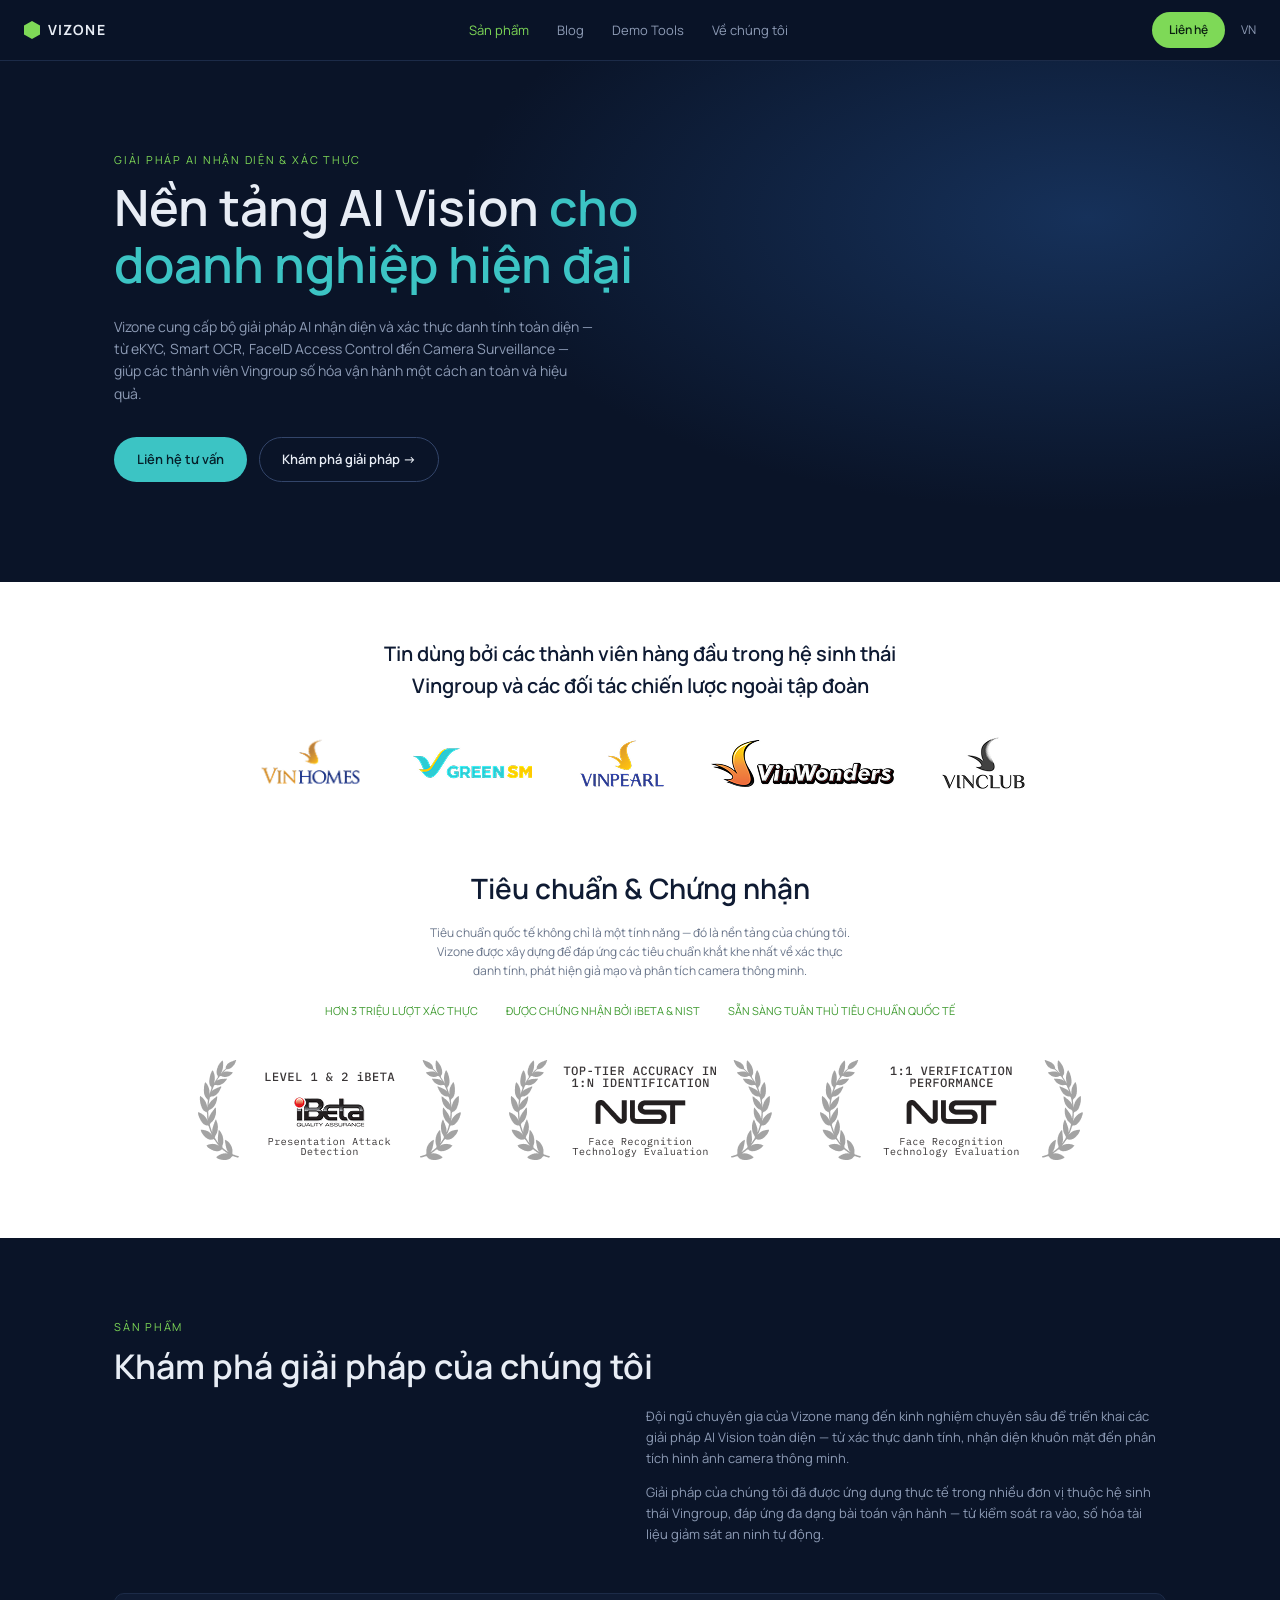
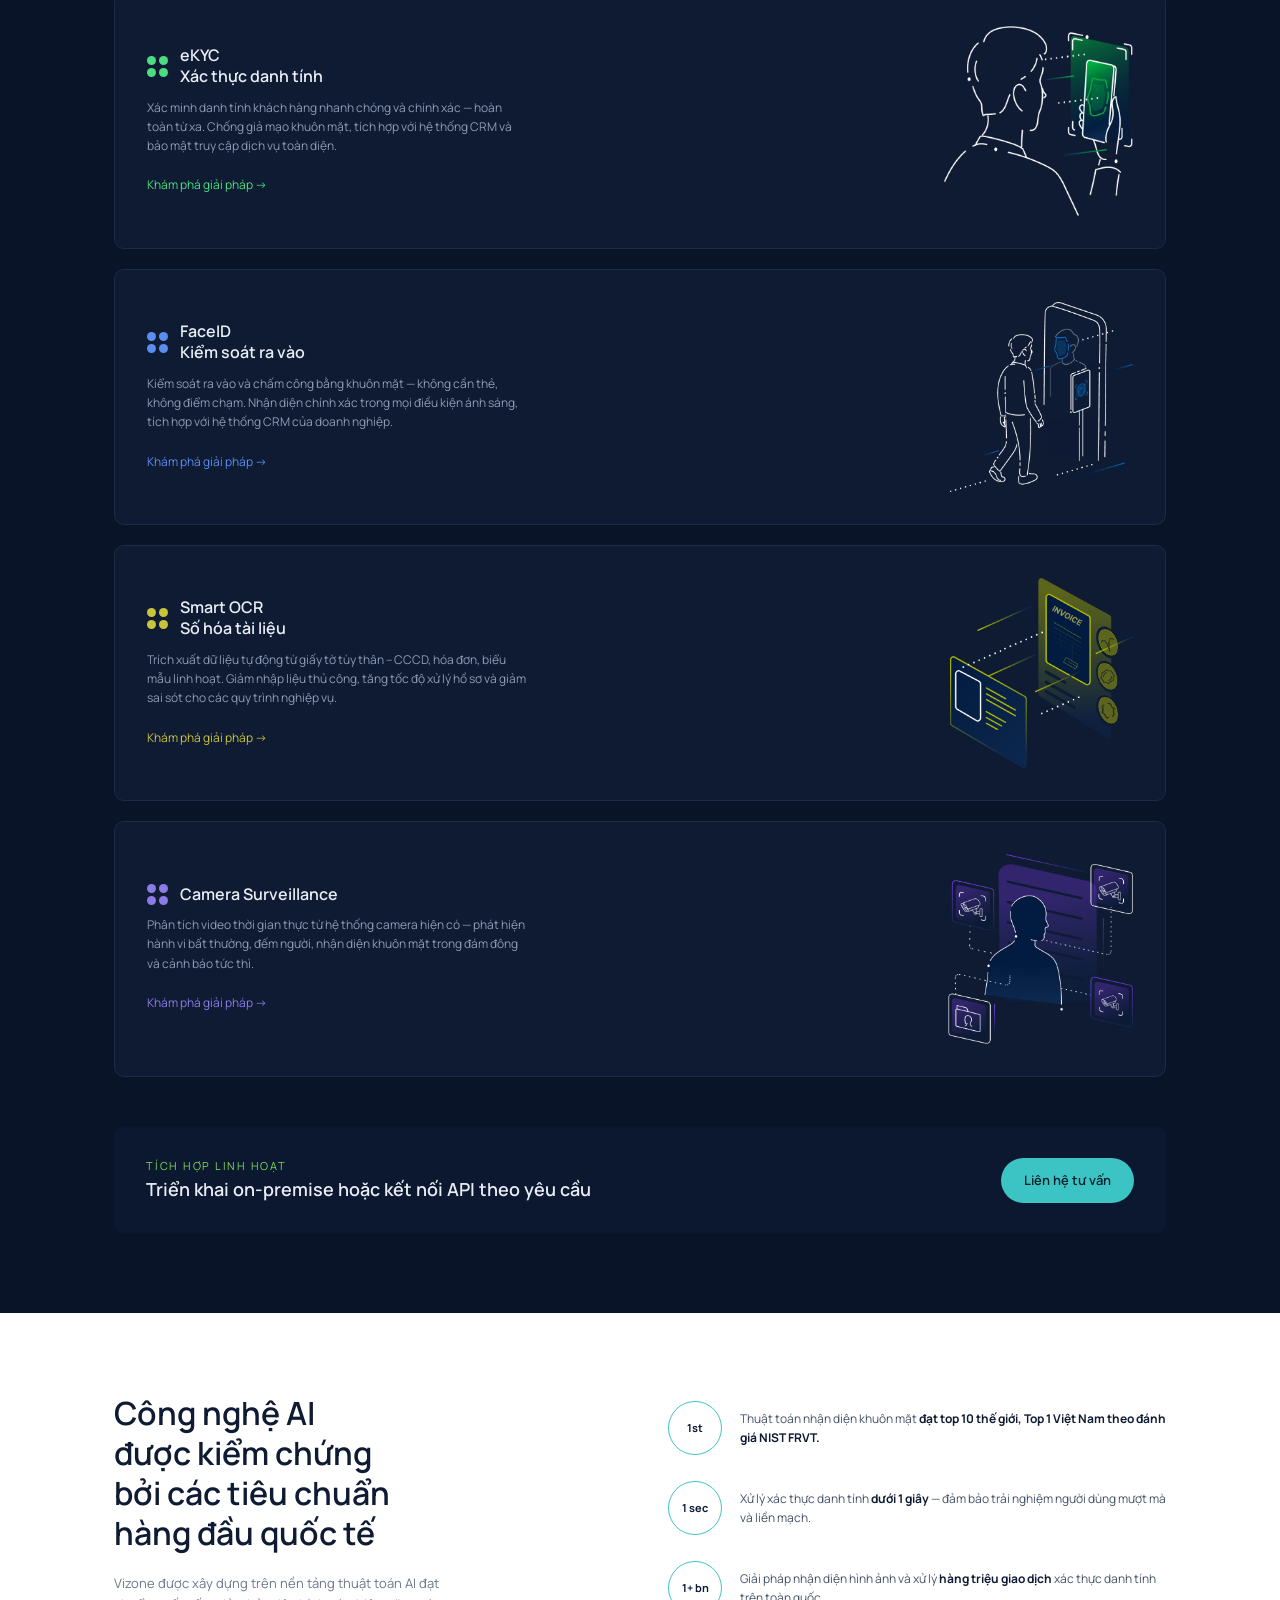
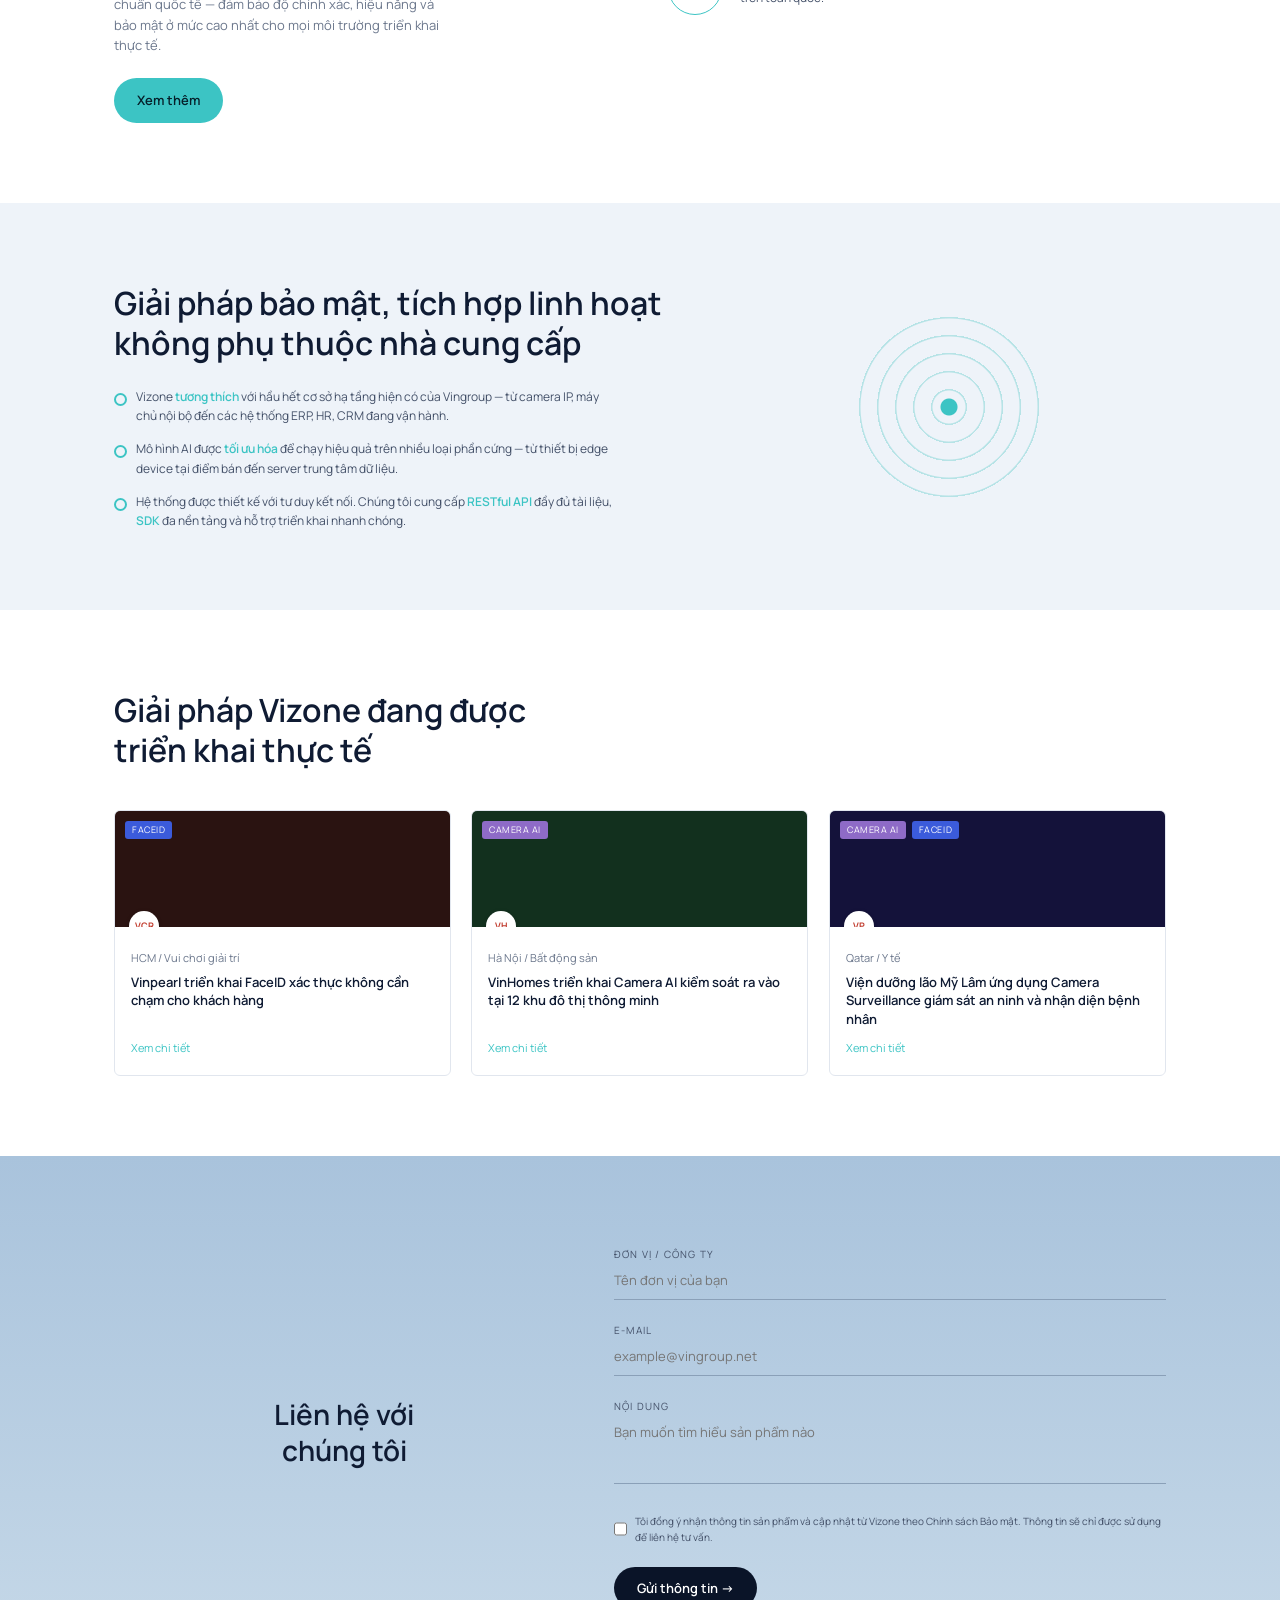
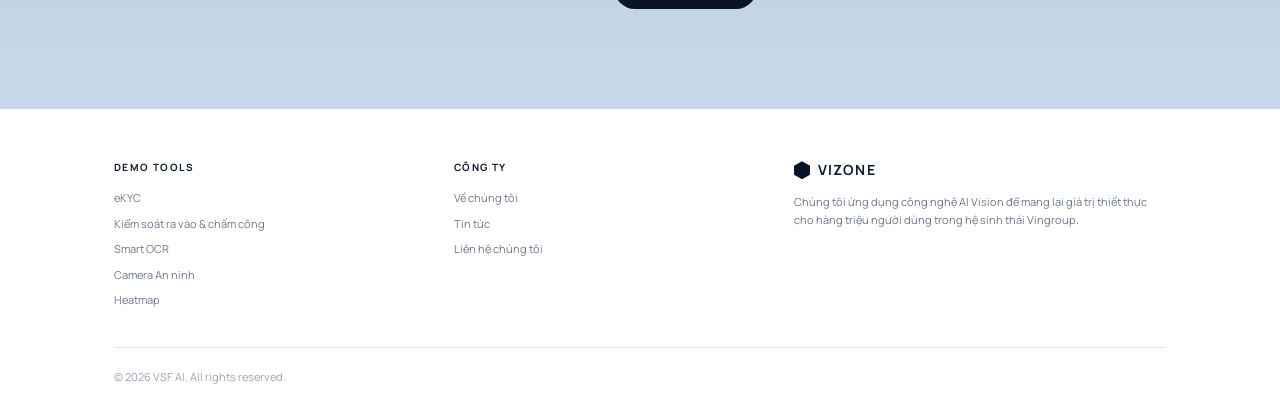
<file: index.html>
<!DOCTYPE html>
<html lang="vi">
<head>
<meta charset="UTF-8"><meta name="viewport" content="width=device-width, initial-scale=1">
<title>Vizone – Nền tảng AI Vision cho doanh nghiệp hiện đại</title>
<meta name="description" content="Vizone cung cấp bộ giải pháp AI nhận diện và xác thực danh tính: eKYC, Smart OCR, FaceID Access Control, Camera Surveillance.">
<link href="https://fonts.googleapis.com/css2?family=Manrope:wght@400;500;600;700&display=swap" rel="stylesheet">
<link rel="stylesheet" href="assets/style.css">
<script>if('IntersectionObserver' in window&&!matchMedia('(prefers-reduced-motion:reduce)').matches)document.documentElement.classList.add('js')</script>
</head>
<body data-page="home">
<header></header>

<section class="hero"><div class="wrap">
  <div>
    <span class="eyebrow g">Giải pháp AI nhận diện &amp; xác thực</span>
    <h1>Nền tảng AI Vision <span>cho doanh nghiệp hiện đại</span></h1>
    <p>Vizone cung cấp bộ giải pháp AI nhận diện và xác thực danh tính toàn diện — từ eKYC, Smart OCR, FaceID Access Control đến Camera Surveillance — giúp các thành viên Vingroup số hóa vận hành một cách an toàn và hiệu quả.</p>
    <div class="btns"><a class="btn btn-teal" href="#lien-he">Liên hệ tư vấn</a><a class="btn btn-ghost" href="#giai-phap">Khám phá giải pháp →</a></div>
  </div>
</div></section>

<section class="white trust"><div class="wrap">
  <h2>Tin dùng bởi các thành viên hàng đầu trong hệ sinh thái Vingroup và các đối tác chiến lược ngoài tập đoàn</h2>
  <div class="logos">
    <img src="images/logo-vinhomes.png" alt="VinHomes">
    <img src="images/logo-greenSM.png" alt="GreenSM">
    <img src="images/logo-vinpearl.png" alt="Vinpearl">
    <img src="images/logo-vinwonder.png" alt="VinWonders">
    <img src="images/logo-vinclub.png" alt="VinClub">
  </div>
</div></section>

<section class="white std"><div class="wrap">
  <h2>Tiêu chuẩn &amp; Chứng nhận</h2>
  <p class="s">Tiêu chuẩn quốc tế không chỉ là một tính năng — đó là nền tảng của chúng tôi. Vizone được xây dựng để đáp ứng các tiêu chuẩn khắt khe nhất về xác thực danh tính, phát hiện giả mạo và phân tích camera thông minh.</p>
  <div class="ticks"><span>HƠN 3 TRIỆU LƯỢT XÁC THỰC</span><span>ĐƯỢC CHỨNG NHẬN BỞI iBETA &amp; NIST</span><span>SẴN SÀNG TUÂN THỦ TIÊU CHUẨN QUỐC TẾ</span></div>
  <div class="badges">
    <img src="images/Certificate-ibeta12.png" alt="iBeta Level 1 &amp; 2 – Presentation Attack Detection">
    <img src="images/Certificate-nist1n.png" alt="NIST – Top-tier accuracy in 1:N identification">
    <img src="images/Certificate-nist11.png" alt="NIST – 1:1 verification performance">
  </div>
</div></section>

<section class="sec dark" id="giai-phap"><div class="wrap">
  <span class="eyebrow g">Sản phẩm</span>
  <h2 class="t" style="font-size:34px">Khám phá giải pháp của chúng tôi</h2>
  <div style="margin:18px 0 48px auto;max-width:520px;color:var(--muted);font-size:13px;display:grid;gap:14px">
    <p>Đội ngũ chuyên gia của Vizone mang đến kinh nghiệm chuyên sâu để triển khai các giải pháp AI Vision toàn diện — từ xác thực danh tính, nhận diện khuôn mặt đến phân tích hình ảnh camera thông minh.</p>
    <p>Giải pháp của chúng tôi đã được ứng dụng thực tế trong nhiều đơn vị thuộc hệ sinh thái Vingroup, đáp ứng đa dạng bài toán vận hành — từ kiểm soát ra vào, số hóa tài liệu giảm sát an ninh tự động.</p>
  </div>
  <div class="pcard" style="--c:#4ade80"><div><h3><span class="dots"><i></i><i></i><i></i><i></i></span>eKYC<br>Xác thực danh tính</h3><p>Xác minh danh tính khách hàng nhanh chóng và chính xác — hoàn toàn từ xa. Chống giả mạo khuôn mặt, tích hợp với hệ thống CRM và bảo mật truy cập dịch vụ toàn diện.</p><a href="ekyc.html">Khám phá giải pháp →</a></div><div class="art" style="--c:#4ade80"><img src="images/case-ekyc.png" alt="eKYC – Xác thực danh tính"></div></div>
  <div class="pcard" style="--c:#5b8def"><div><h3><span class="dots"><i></i><i></i><i></i><i></i></span>FaceID<br>Kiểm soát ra vào</h3><p>Kiểm soát ra vào và chấm công bằng khuôn mặt — không cần thẻ, không điểm chạm. Nhận diện chính xác trong mọi điều kiện ánh sáng, tích hợp với hệ thống CRM của doanh nghiệp.</p><a href="faceid.html">Khám phá giải pháp →</a></div><div class="art" style="--c:#5b8def"><img src="images/case-faceid.png" alt="FaceID – Kiểm soát ra vào"></div></div>
  <div class="pcard" style="--c:#c9c43a"><div><h3><span class="dots"><i></i><i></i><i></i><i></i></span>Smart OCR<br>Số hóa tài liệu</h3><p>Trích xuất dữ liệu tự động từ giấy tờ tùy thân – CCCD, hóa đơn, biểu mẫu linh hoạt. Giảm nhập liệu thủ công, tăng tốc độ xử lý hồ sơ và giảm sai sót cho các quy trình nghiệp vụ.</p><a href="smart-ocr.html">Khám phá giải pháp →</a></div><div class="art" style="--c:#c9c43a"><img src="images/case-ocr.png" alt="Smart OCR – Số hóa tài liệu"></div></div>
  <div class="pcard" style="--c:#8b7be8"><div><h3><span class="dots"><i></i><i></i><i></i><i></i></span>Camera Surveillance</h3><p>Phân tích video thời gian thực từ hệ thống camera hiện có — phát hiện hành vi bất thường, đếm người, nhận diện khuôn mặt trong đám đông và cảnh báo tức thì.</p><a href="camera-surveillance.html">Khám phá giải pháp →</a></div><div class="art" style="--c:#8b7be8"><img src="images/case-camera-ai.png" alt="Camera Surveillance"></div></div>
  <div class="flexbar"><div><span class="eyebrow g" style="margin:0">Tích hợp linh hoạt</span><b>Triển khai on-premise hoặc kết nối API theo yêu cầu</b></div><a class="btn btn-teal" href="#lien-he">Liên hệ tư vấn</a></div>
</div></section>

<section class="sec white"><div class="wrap split" style="align-items:start">
  <div><h2 class="t" style="max-width:280px">Công nghệ AI được kiểm chứng bởi các tiêu chuẩn hàng đầu quốc tế</h2><p class="lead" style="max-width:340px;margin:20px 0 22px">Vizone được xây dựng trên nền tảng thuật toán AI đạt chuẩn quốc tế — đảm bảo độ chính xác, hiệu năng và bảo mật ở mức cao nhất cho mọi môi trường triển khai thực tế.</p><a class="btn btn-teal" href="ekyc.html">Xem thêm</a></div>
  <div style="padding-top:8px">
    <div class="stat"><b>1st</b><span>Thuật toán nhận diện khuôn mặt <strong>đạt top 10 thế giới, Top 1 Việt Nam theo đánh giá NIST FRVT.</strong></span></div>
    <div class="stat"><b>1 sec</b><span>Xử lý xác thực danh tính <strong>dưới 1 giây</strong> — đảm bảo trải nghiệm người dùng mượt mà và liền mạch.</span></div>
    <div class="stat"><b>1+ bn</b><span>Giải pháp nhận diện hình ảnh và xử lý <strong>hàng triệu giao dịch</strong> xác thực danh tính trên toàn quốc.</span></div>
  </div>
</div></section>

<section class="sec pale"><div class="wrap split" style="grid-template-columns:1.3fr 1fr">
  <div><h2 class="t" style="margin-bottom:24px">Giải pháp bảo mật, tích hợp linh hoạt<br>không phụ thuộc nhà cung cấp</h2>
  <ul class="ilist">
    <li>Vizone <b>tương thích</b> với hầu hết cơ sở hạ tầng hiện có của Vingroup — từ camera IP, máy chủ nội bộ đến các hệ thống ERP, HR, CRM đang vận hành.</li>
    <li>Mô hình AI được <b>tối ưu hóa</b> để chạy hiệu quả trên nhiều loại phần cứng — từ thiết bị edge device tại điểm bán đến server trung tâm dữ liệu.</li>
    <li>Hệ thống được thiết kế với tư duy kết nối. Chúng tôi cung cấp <b>RESTful API</b> đầy đủ tài liệu, <b>SDK</b> đa nền tảng và hỗ trợ triển khai nhanh chóng.</li>
  </ul></div>
  <div class="rings" aria-hidden="true"></div>
</div></section>

<section class="sec white"><div class="wrap">
  <h2 class="t lh">Giải pháp Vizone đang được<br>triển khai thực tế</h2>
  <div class="cases" data-cases="home"></div>
</div></section>

<section class="contact" id="lien-he"></section>
<footer></footer>
<script src="assets/main.js"></script>
</body>
</html>
</file>
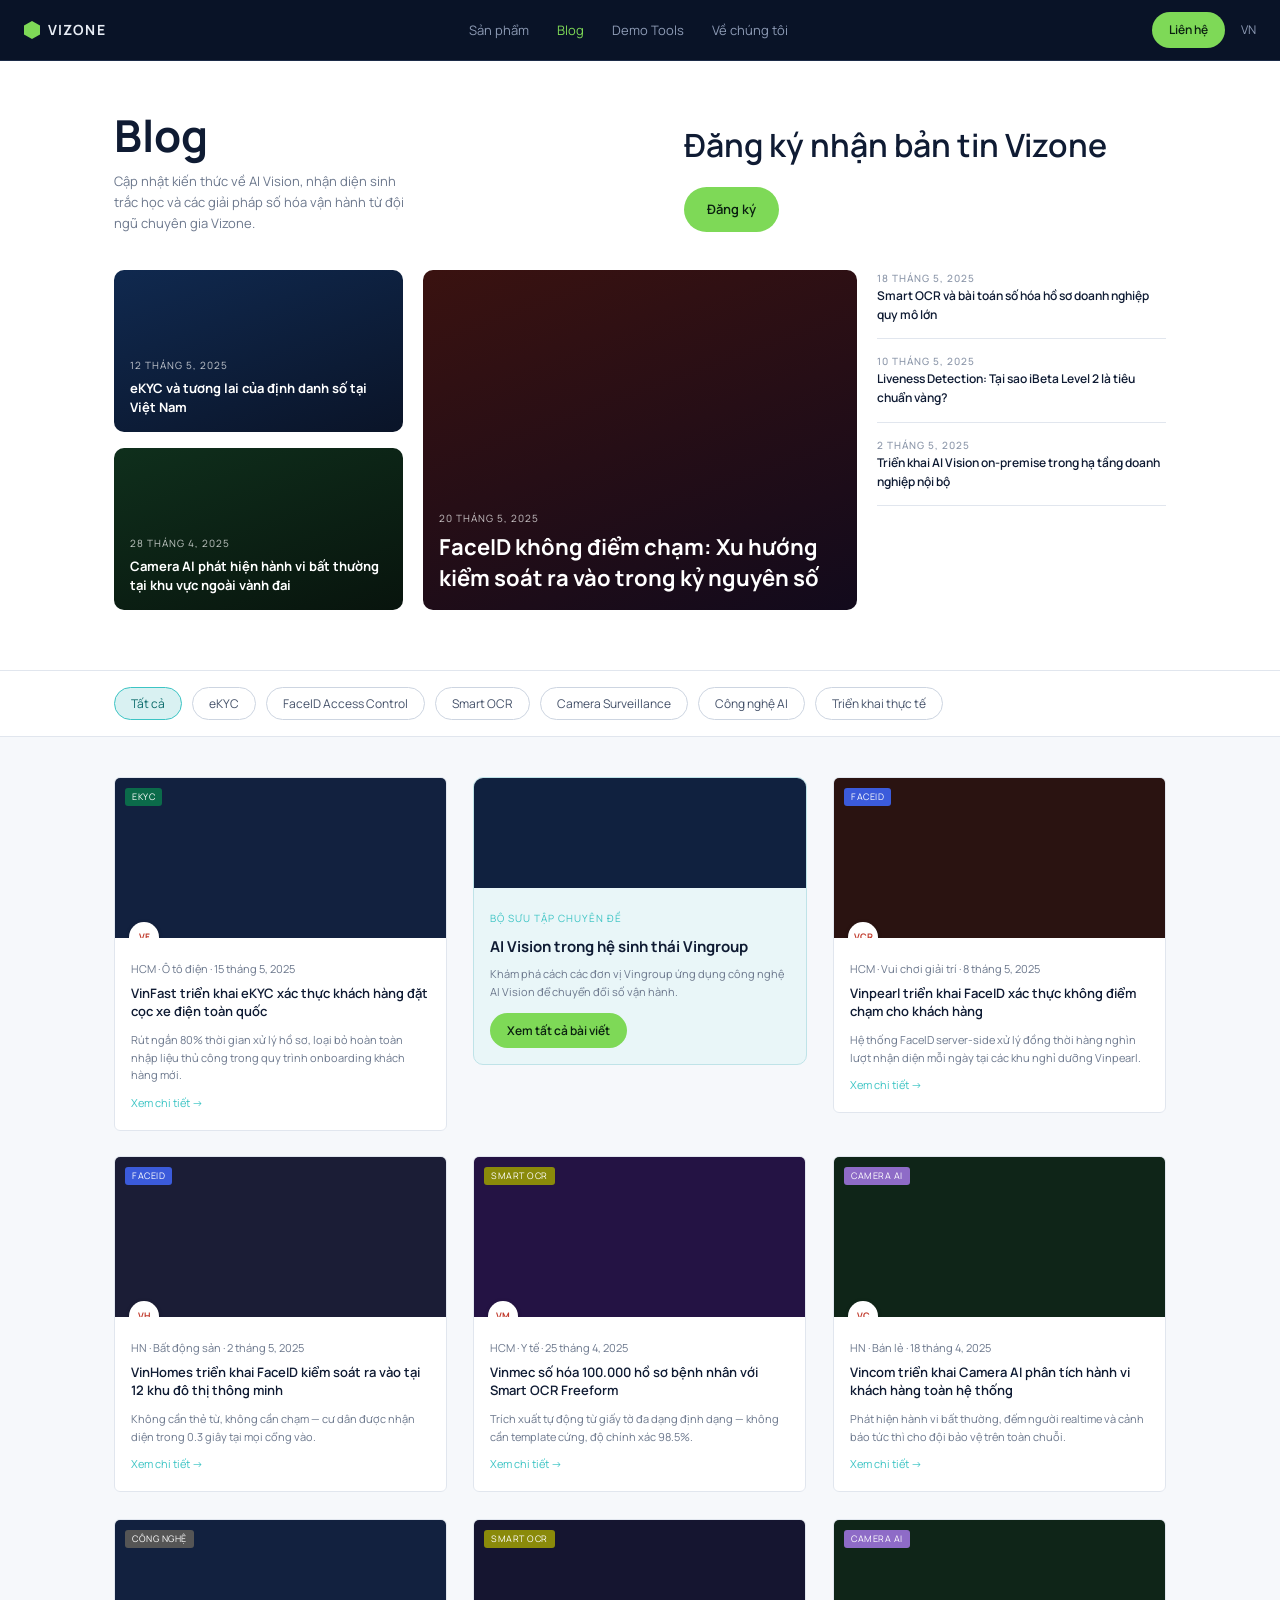
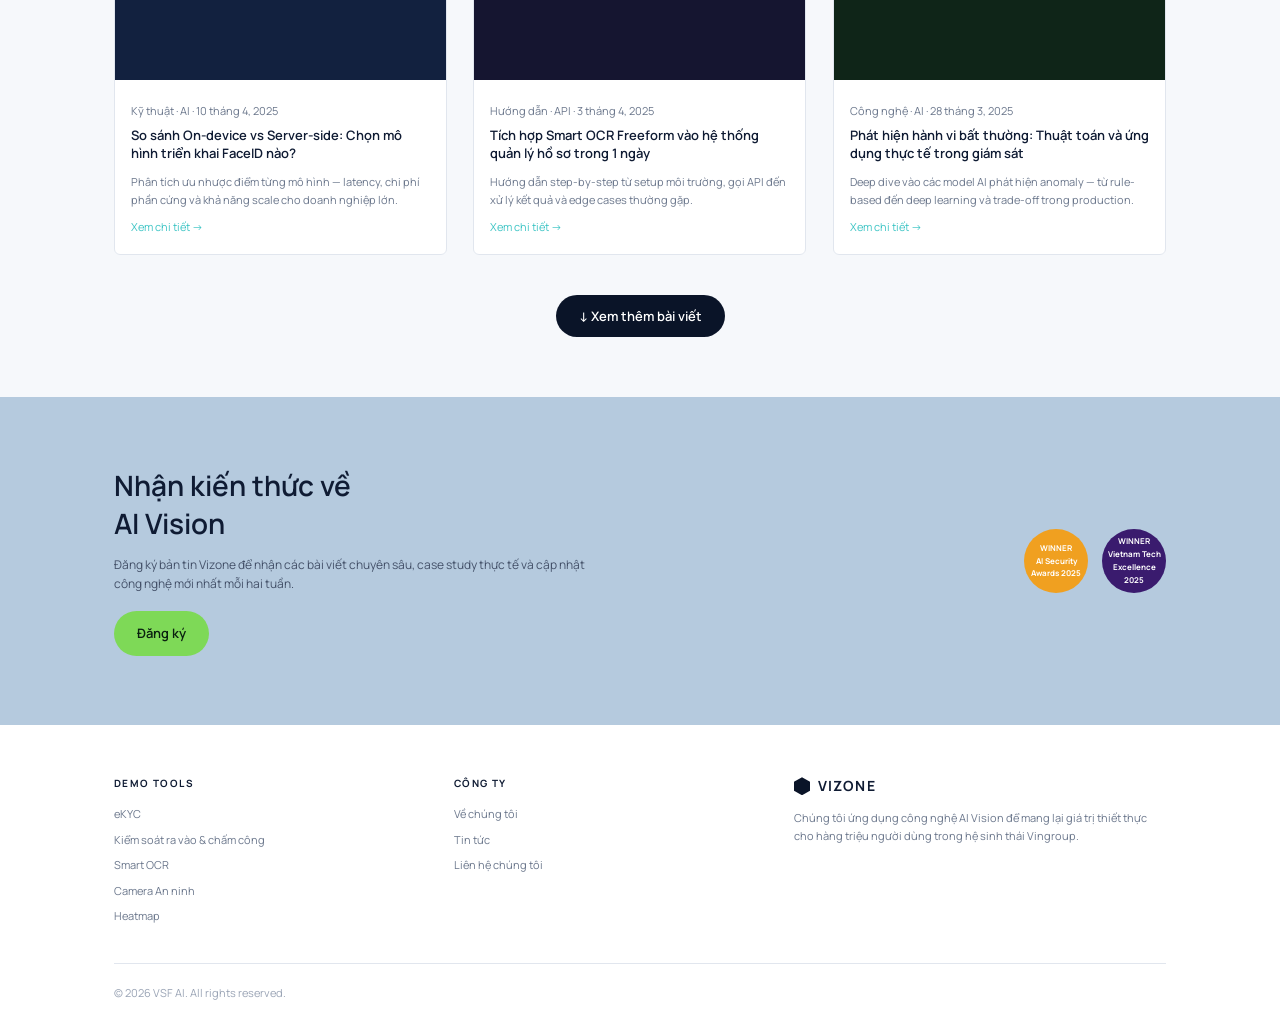
<file: blog.html>
<!DOCTYPE html>
<html lang="vi">
<head>
<meta charset="UTF-8"><meta name="viewport" content="width=device-width, initial-scale=1">
<title>Blog – Kiến thức AI Vision | Vizone</title>
<meta name="description" content="Cập nhật kiến thức về AI Vision, nhận diện sinh trắc học và các giải pháp số hóa vận hành từ đội ngũ chuyên gia Vizone.">
<link href="https://fonts.googleapis.com/css2?family=Manrope:wght@400;500;600;700&display=swap" rel="stylesheet">
<link rel="stylesheet" href="assets/style.css">
<script>if('IntersectionObserver' in window&&!matchMedia('(prefers-reduced-motion:reduce)').matches)document.documentElement.classList.add('js')</script>
</head>
<body data-page="blog">
<header></header>

<section class="white"><div class="wrap">
  <div class="bhead">
    <div><h1>Blog</h1><p class="lead" style="max-width:300px">Cập nhật kiến thức về AI Vision, nhận diện sinh trắc học và các giải pháp số hóa vận hành từ đội ngũ chuyên gia Vizone.</p></div>
    <div style="padding-top:14px"><h2 class="t" style="margin-bottom:22px">Đăng ký nhận bản tin Vizone</h2><a class="btn btn-green" href="index.html#lien-he">Đăng ký</a></div>
  </div>
  <div class="feat">
    <div class="fl">
      <a class="fcard" href="#" style="--bg:linear-gradient(160deg,#10294f,#0a1428)"><div><small>12 tháng 5, 2025</small><b>eKYC và tương lai của định danh số tại Việt Nam</b></div></a>
      <a class="fcard" href="#" style="--bg:linear-gradient(160deg,#0f2f1c,#08140d)"><div><small>28 tháng 4, 2025</small><b>Camera AI phát hiện hành vi bất thường tại khu vực ngoài vành đai</b></div></a>
    </div>
    <a class="fcard lg" href="#" style="--bg:linear-gradient(160deg,#3a1210,#120a1c);min-height:340px"><div><small>20 tháng 5, 2025</small><b>FaceID không điểm chạm: Xu hướng kiểm soát ra vào trong kỷ nguyên số</b></div></a>
    <div class="flist">
      <a href="#"><small>18 tháng 5, 2025</small>Smart OCR và bài toán số hóa hồ sơ doanh nghiệp quy mô lớn</a>
      <a href="#"><small>10 tháng 5, 2025</small>Liveness Detection: Tại sao iBeta Level 2 là tiêu chuẩn vàng?</a>
      <a href="#"><small>2 tháng 5, 2025</small>Triển khai AI Vision on-premise trong hạ tầng doanh nghiệp nội bộ</a>
    </div>
  </div>
</div></section>

<div class="fbar white"><div class="wrap" id="chips">
  <button class="chip on" data-f="ALL">Tất cả</button><button class="chip" data-f="EKYC">eKYC</button><button class="chip" data-f="FACEID">FaceID Access Control</button><button class="chip" data-f="OCR">Smart OCR</button><button class="chip" data-f="CAMERA">Camera Surveillance</button><button class="chip" data-f="TECH">Công nghệ AI</button><button class="chip" data-f="TT">Triển khai thực tế</button>
</div></div>

<section class="posts"><div class="wrap">
  <div class="pgrid" id="post-grid"></div>
  <div class="more-wrap"><button class="btn btn-dark">↓ Xem thêm bài viết</button></div>
</div></section>

<section class="nl"><div class="wrap">
  <div><h2>Nhận kiến thức về<br>AI Vision</h2><p>Đăng ký bản tin Vizone để nhận các bài viết chuyên sâu, case study thực tế và cập nhật công nghệ mới nhất mỗi hai tuần.</p><a class="btn btn-green" href="index.html#lien-he">Đăng ký</a></div>
  <div class="awards"><i>WINNER<br>AI Security<br>Awards 2025</i><i>WINNER<br>Vietnam Tech<br>Excellence 2025</i></div>
</div></section>

<footer></footer>
<script src="assets/main.js"></script>
</body>
</html>
</file>
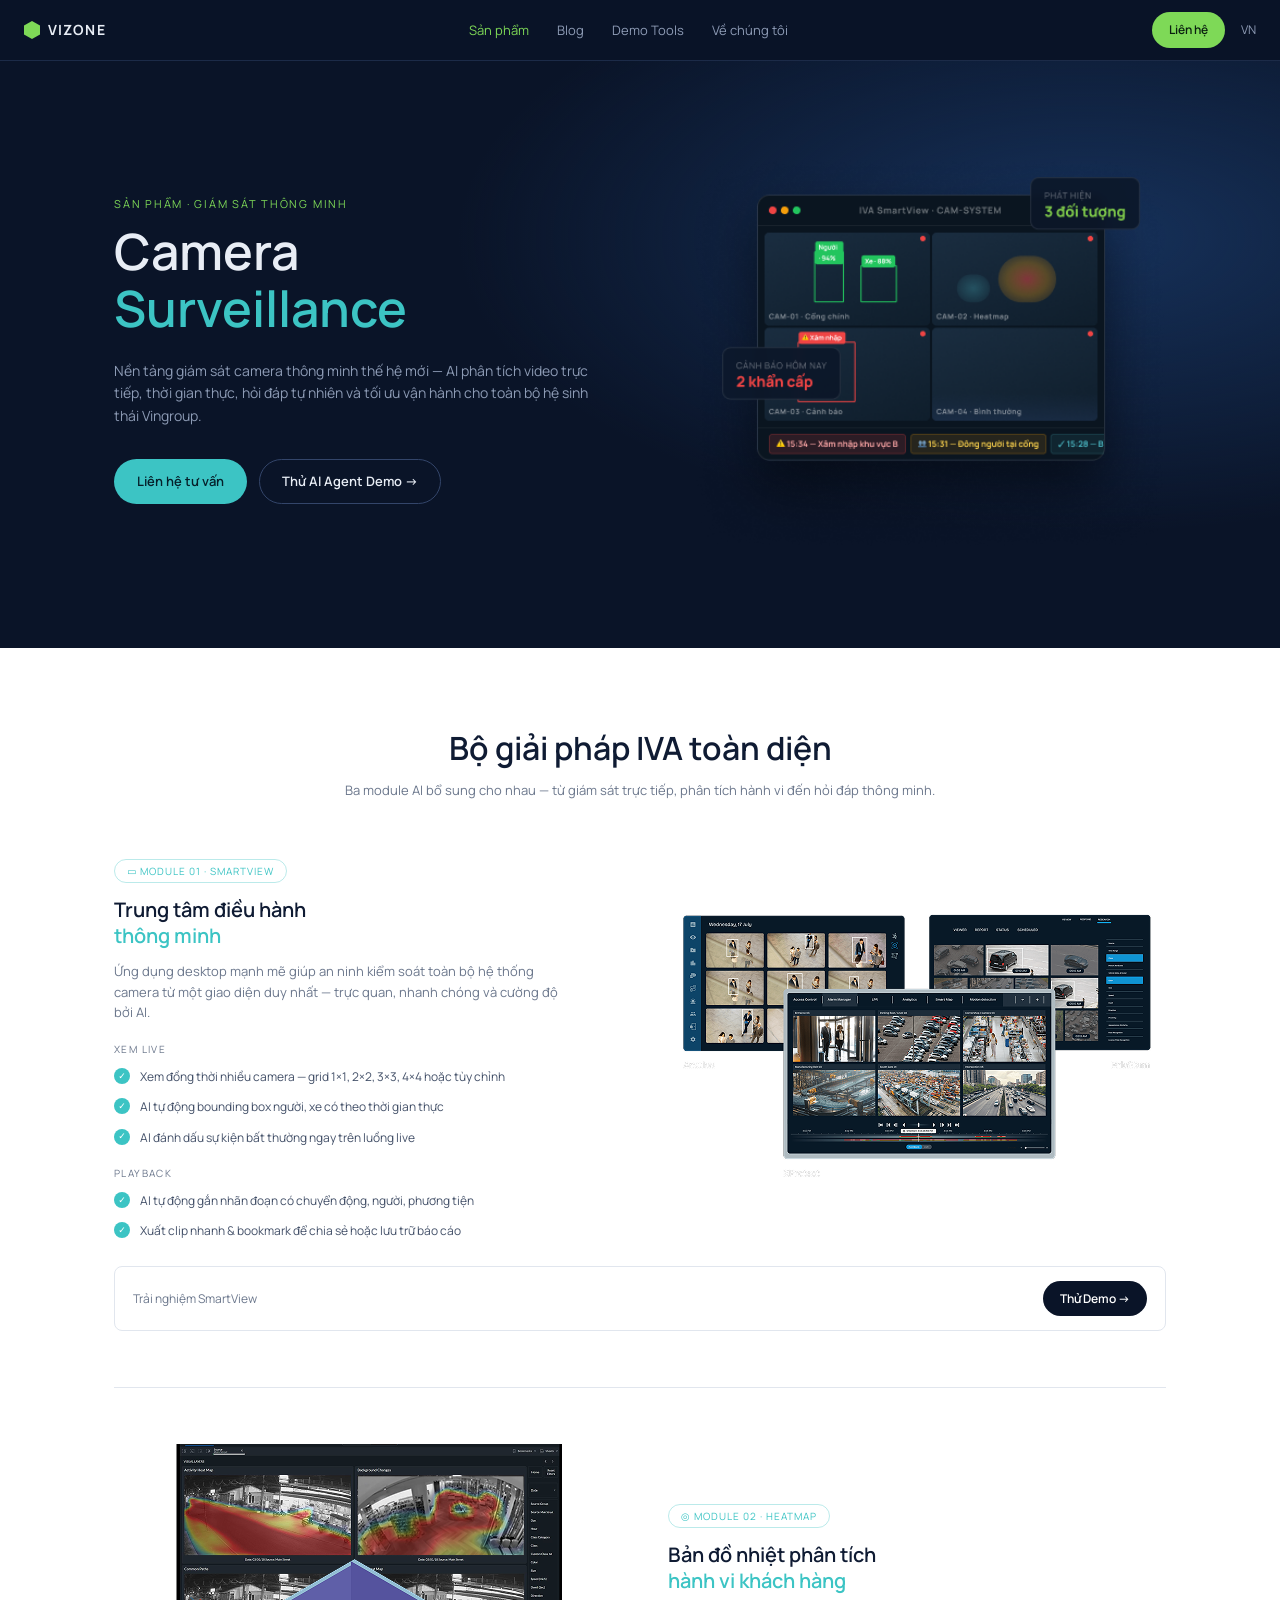
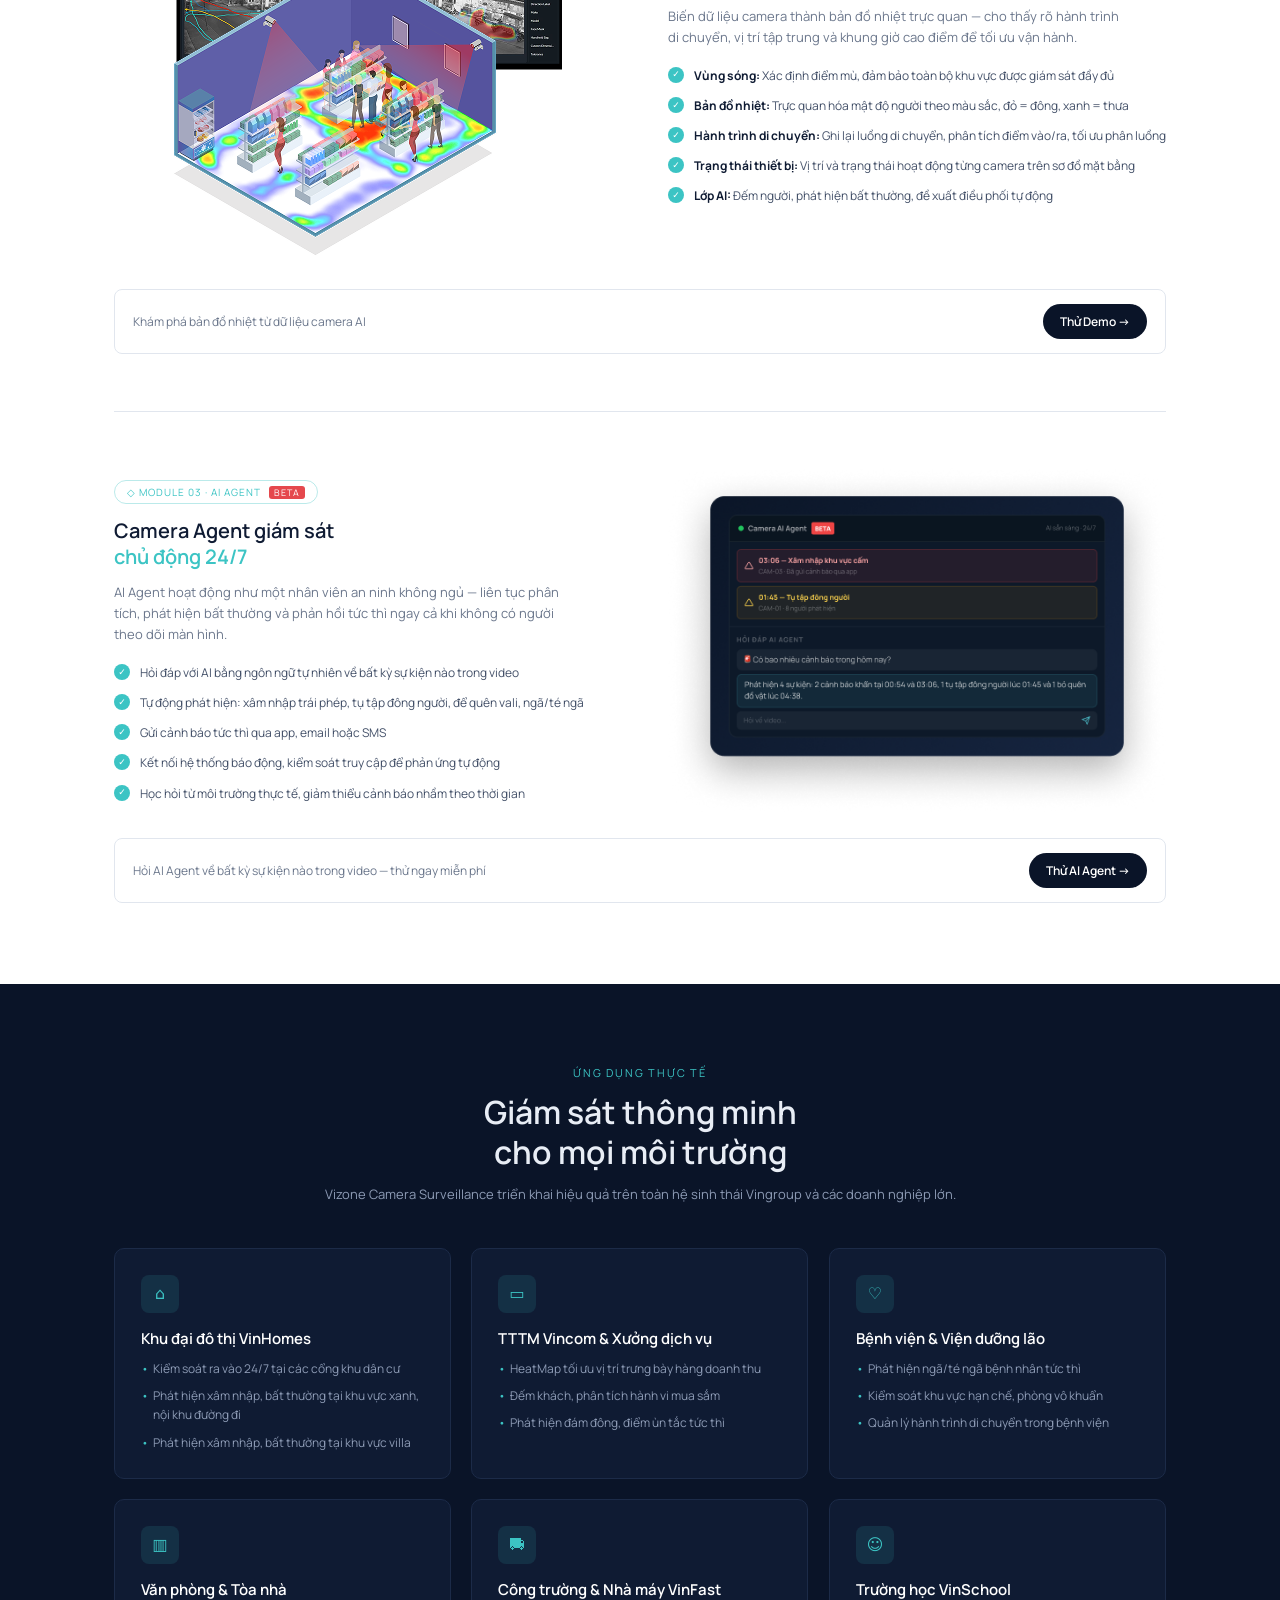
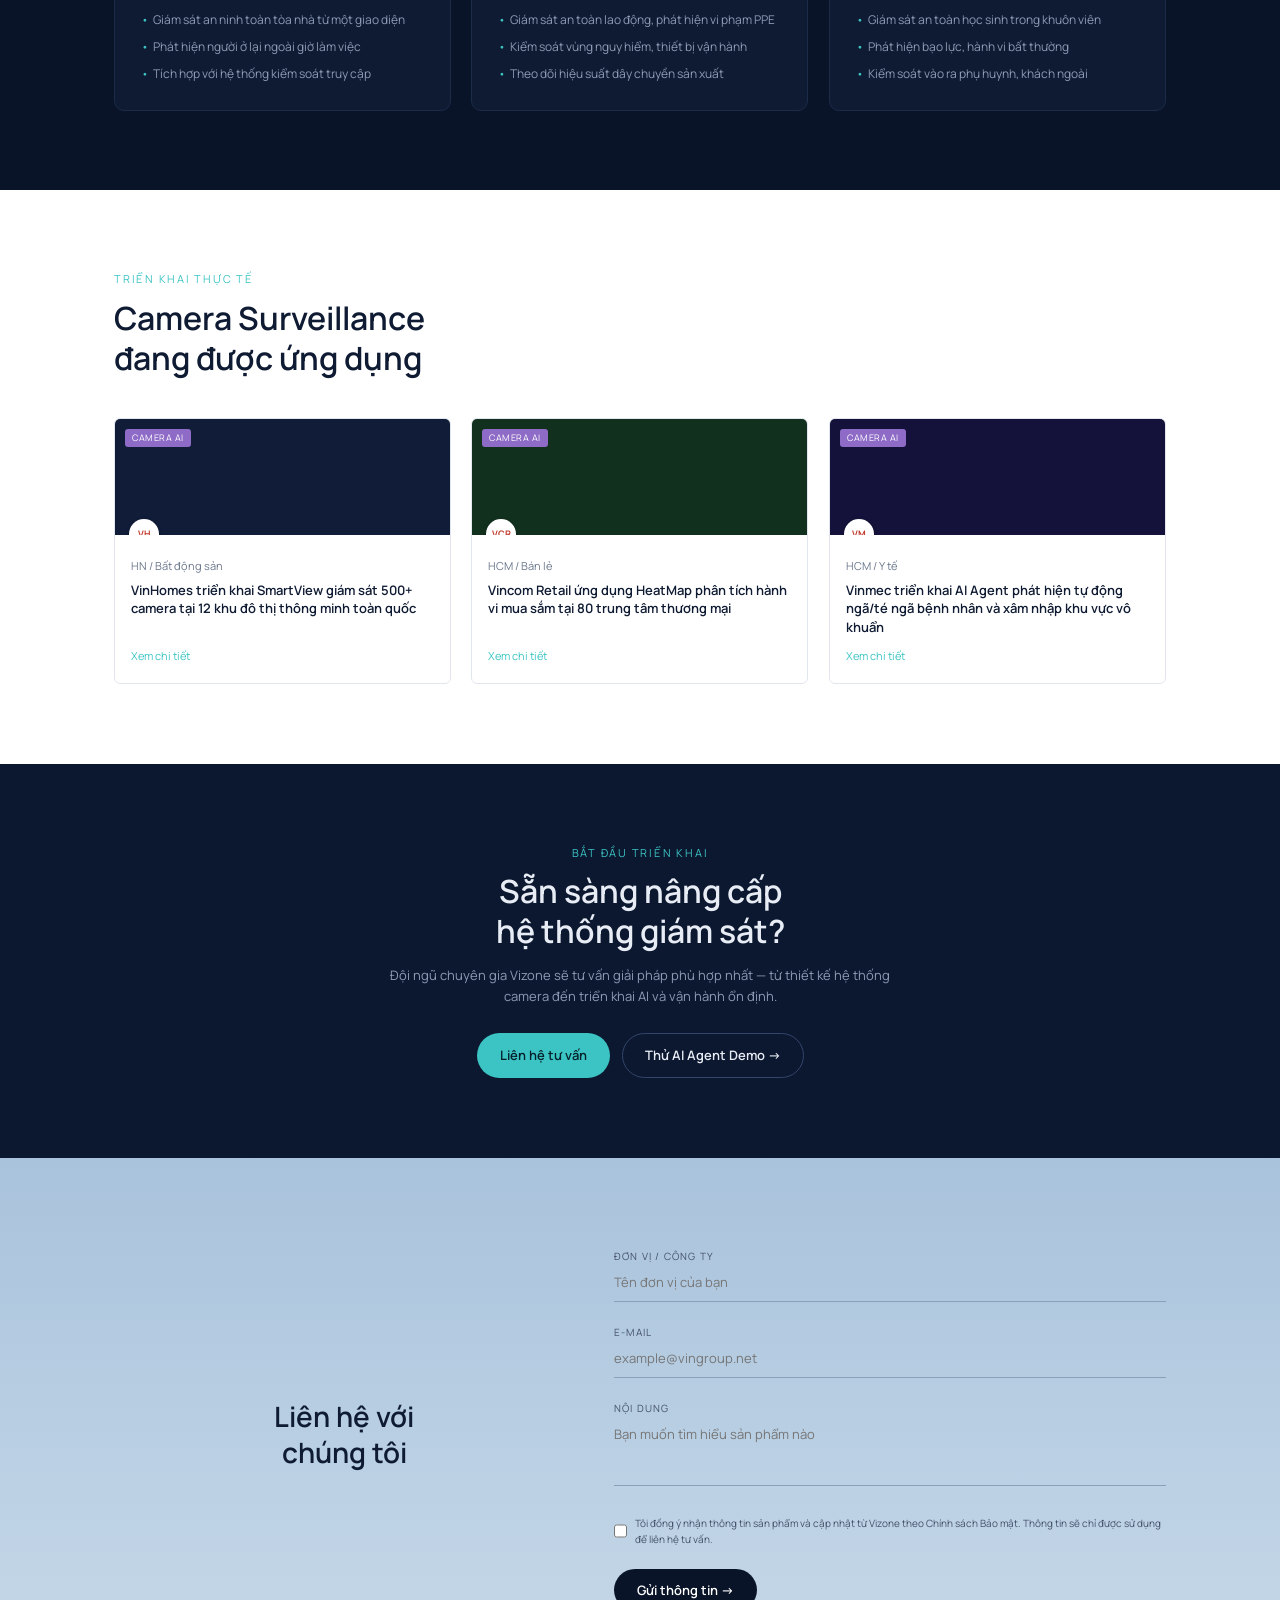
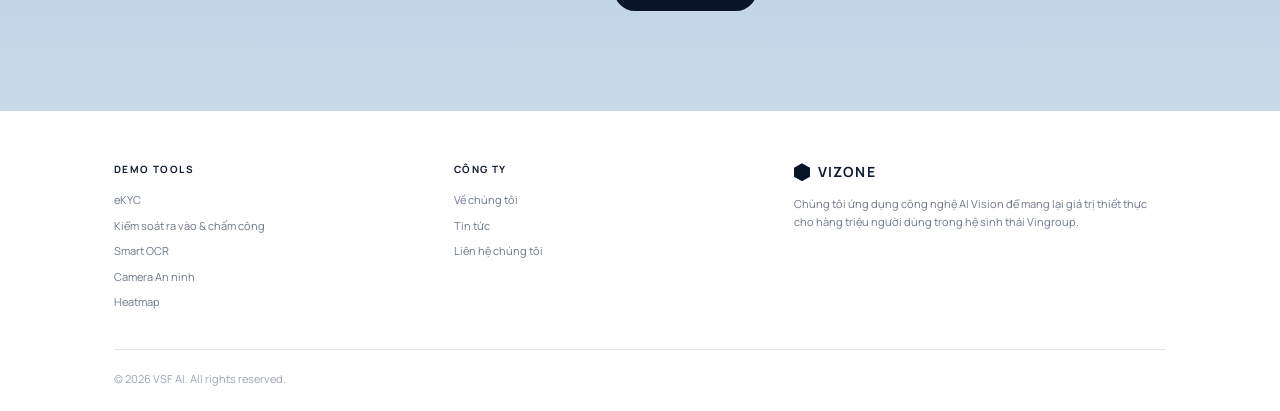
<file: camera-surveillance.html>
<!DOCTYPE html>
<html lang="vi">
<head>
<meta charset="UTF-8"><meta name="viewport" content="width=device-width, initial-scale=1">
<title>Camera Surveillance – Giám sát thông minh | Vizone</title>
<meta name="description" content="Vizone Camera Surveillance: SmartView, HeatMap và Camera AI Agent — giám sát camera thông minh bằng AI cho hệ sinh thái Vingroup.">
<link href="https://fonts.googleapis.com/css2?family=Manrope:wght@400;500;600;700&display=swap" rel="stylesheet">
<link rel="stylesheet" href="assets/style.css">
<script>if('IntersectionObserver' in window&&!matchMedia('(prefers-reduced-motion:reduce)').matches)document.documentElement.classList.add('js')</script>
</head>
<body data-page="camera">
<header></header>

<section class="hero"><div class="wrap">
  <div>
    <span class="eyebrow g">Sản phẩm · Giám sát thông minh</span>
    <h1>Camera<br><span>Surveillance</span></h1>
    <p>Nền tảng giám sát camera thông minh thế hệ mới — AI phân tích video trực tiếp, thời gian thực, hỏi đáp tự nhiên và tối ưu vận hành cho toàn bộ hệ sinh thái Vingroup.</p>
    <div class="btns"><a class="btn btn-teal" href="#lien-he">Liên hệ tư vấn</a><a class="btn btn-ghost" href="#module-3">Thử AI Agent Demo →</a></div>
  </div>
  <img class="hero-art" src="images/camera-hero.png" alt="IVA SmartView – Giám sát camera thông minh">
</div></section>

<section class="sec white"><div class="wrap">
  <div class="head" style="margin-bottom:56px"><h2 class="t">Bộ giải pháp IVA toàn diện</h2><p>Ba module AI bổ sung cho nhau — từ giám sát trực tiếp, phân tích hành vi đến hỏi đáp thông minh.</p></div>

  <div class="split">
    <div><span class="pill">▭ Module 01 · SmartView</span><h3 class="t">Trung tâm điều hành<br><span style="color:var(--teal)">thông minh</span></h3>
      <p class="lead" style="margin:12px 0 0">Ứng dụng desktop mạnh mẽ giúp an ninh kiểm soát toàn bộ hệ thống camera từ một giao diện duy nhất — trực quan, nhanh chóng và cường độ bởi AI.</p>
      <div class="sub">Xem live</div>
      <ul class="chk"><li>Xem đồng thời nhiều camera — grid 1×1, 2×2, 3×3, 4×4 hoặc tùy chỉnh</li><li>AI tự động bounding box người, xe có theo thời gian thực</li><li>AI đánh dấu sự kiện bất thường ngay trên luồng live</li></ul>
      <div class="sub">Playback</div>
      <ul class="chk"><li>AI tự động gắn nhãn đoạn có chuyển động, người, phương tiện</li><li>Xuất clip nhanh &amp; bookmark để chia sẻ hoặc lưu trữ báo cáo</li></ul></div>
    <div class="art"><img src="images/camera-trungtamdieuhanh.png" alt="Trung tâm điều hành thông minh SmartView"></div>
  </div>
  <div class="cta-bar"><span>Trải nghiệm SmartView</span><a class="btn btn-dark btn-sm" href="#">Thử Demo →</a></div>
  <hr class="sep">

  <div class="split">
    <div class="art"><img src="images/camera-heatmap.png" alt="Bản đồ nhiệt HeatMap phân tích hành vi khách hàng"></div>
    <div><span class="pill">◎ Module 02 · HeatMap</span><h3 class="t">Bản đồ nhiệt phân tích<br><span style="color:var(--teal)">hành vi khách hàng</span></h3>
      <p class="lead" style="margin:12px 0 18px">Biến dữ liệu camera thành bản đồ nhiệt trực quan — cho thấy rõ hành trình di chuyển, vị trí tập trung và khung giờ cao điểm để tối ưu vận hành.</p>
      <ul class="chk"><li><b>Vùng sóng:</b> Xác định điểm mù, đảm bảo toàn bộ khu vực được giám sát đầy đủ</li><li><b>Bản đồ nhiệt:</b> Trực quan hóa mật độ người theo màu sắc, đỏ = đông, xanh = thưa</li><li><b>Hành trình di chuyển:</b> Ghi lại luồng di chuyển, phân tích điểm vào/ra, tối ưu phân luồng</li><li><b>Trạng thái thiết bị:</b> Vị trí và trạng thái hoạt động từng camera trên sơ đồ mặt bằng</li><li><b>Lớp AI:</b> Đếm người, phát hiện bất thường, đề xuất điều phối tự động</li></ul></div>
  </div>
  <div class="cta-bar"><span>Khám phá bản đồ nhiệt từ dữ liệu camera AI</span><a class="btn btn-dark btn-sm" href="#">Thử Demo →</a></div>
  <hr class="sep" id="module-3">

  <div class="split">
    <div><span class="pill beta">◇ Module 03 · AI Agent</span><h3 class="t">Camera Agent giám sát<br><span style="color:var(--teal)">chủ động 24/7</span></h3>
      <p class="lead" style="margin:12px 0 18px">AI Agent hoạt động như một nhân viên an ninh không ngủ — liên tục phân tích, phát hiện bất thường và phản hồi tức thì ngay cả khi không có người theo dõi màn hình.</p>
      <ul class="chk"><li>Hỏi đáp với AI bằng ngôn ngữ tự nhiên về bất kỳ sự kiện nào trong video</li><li>Tự động phát hiện: xâm nhập trái phép, tụ tập đông người, để quên vali, ngã/té ngã</li><li>Gửi cảnh báo tức thì qua app, email hoặc SMS</li><li>Kết nối hệ thống báo động, kiểm soát truy cập để phản ứng tự động</li><li>Học hỏi từ môi trường thực tế, giảm thiểu cảnh báo nhầm theo thời gian</li></ul></div>
    <div class="art"><img src="images/AI_Agent_visual.png" alt="Camera AI Agent giám sát chủ động 24/7"></div>
  </div>
  <div class="cta-bar"><span>Hỏi AI Agent về bất kỳ sự kiện nào trong video — thử ngay miễn phí</span><a class="btn btn-dark btn-sm" href="#">Thử AI Agent →</a></div>
</div></section>

<section class="sec dark"><div class="wrap">
  <div class="head"><span class="eyebrow">Ứng dụng thực tế</span><h2 class="t">Giám sát thông minh<br>cho mọi môi trường</h2><p>Vizone Camera Surveillance triển khai hiệu quả trên toàn hệ sinh thái Vingroup và các doanh nghiệp lớn.</p></div>
  <div class="g3">
    <div class="card"><div class="ico">⌂</div><h3>Khu đại đô thị VinHomes</h3><ul><li>Kiểm soát ra vào 24/7 tại các cổng khu dân cư</li><li>Phát hiện xâm nhập, bất thường tại khu vực xanh, nội khu đường đi</li><li>Phát hiện xâm nhập, bất thường tại khu vực villa</li></ul></div>
    <div class="card"><div class="ico">▭</div><h3>TTTM Vincom &amp; Xưởng dịch vụ</h3><ul><li>HeatMap tối ưu vị trí trưng bày hàng doanh thu</li><li>Đếm khách, phân tích hành vi mua sắm</li><li>Phát hiện đám đông, điểm ùn tắc tức thì</li></ul></div>
    <div class="card"><div class="ico">♡</div><h3>Bệnh viện &amp; Viện dưỡng lão</h3><ul><li>Phát hiện ngã/té ngã bệnh nhân tức thì</li><li>Kiểm soát khu vực hạn chế, phòng vô khuẩn</li><li>Quản lý hành trình di chuyển trong bệnh viện</li></ul></div>
    <div class="card"><div class="ico">▥</div><h3>Văn phòng &amp; Tòa nhà</h3><ul><li>Giám sát an ninh toàn tòa nhà từ một giao diện</li><li>Phát hiện người ở lại ngoài giờ làm việc</li><li>Tích hợp với hệ thống kiểm soát truy cập</li></ul></div>
    <div class="card"><div class="ico">⛟</div><h3>Công trường &amp; Nhà máy VinFast</h3><ul><li>Giám sát an toàn lao động, phát hiện vi phạm PPE</li><li>Kiểm soát vùng nguy hiểm, thiết bị vận hành</li><li>Theo dõi hiệu suất dây chuyền sản xuất</li></ul></div>
    <div class="card"><div class="ico">☺</div><h3>Trường học VinSchool</h3><ul><li>Giám sát an toàn học sinh trong khuôn viên</li><li>Phát hiện bạo lực, hành vi bất thường</li><li>Kiểm soát vào ra phụ huynh, khách ngoài</li></ul></div>
  </div>
</div></section>

<section class="sec white"><div class="wrap">
  <span class="eyebrow">Triển khai thực tế</span><h2 class="t lh">Camera Surveillance<br>đang được ứng dụng</h2>
  <div class="cases" data-cases="cam"></div>
</div></section>

<section class="sec navy2" style="text-align:center"><div class="wrap">
  <span class="eyebrow">Bắt đầu triển khai</span><h2 class="t">Sẵn sàng nâng cấp<br>hệ thống giám sát?</h2>
  <p class="lead" style="max-width:520px;margin:14px auto 26px">Đội ngũ chuyên gia Vizone sẽ tư vấn giải pháp phù hợp nhất — từ thiết kế hệ thống camera đến triển khai AI và vận hành ổn định.</p>
  <div class="btns" style="justify-content:center"><a class="btn btn-teal" href="#lien-he">Liên hệ tư vấn</a><a class="btn btn-ghost" href="#module-3">Thử AI Agent Demo →</a></div>
</div></section>

<section class="contact" id="lien-he"></section>
<footer></footer>
<script src="assets/main.js"></script>
</body>
</html>
</file>
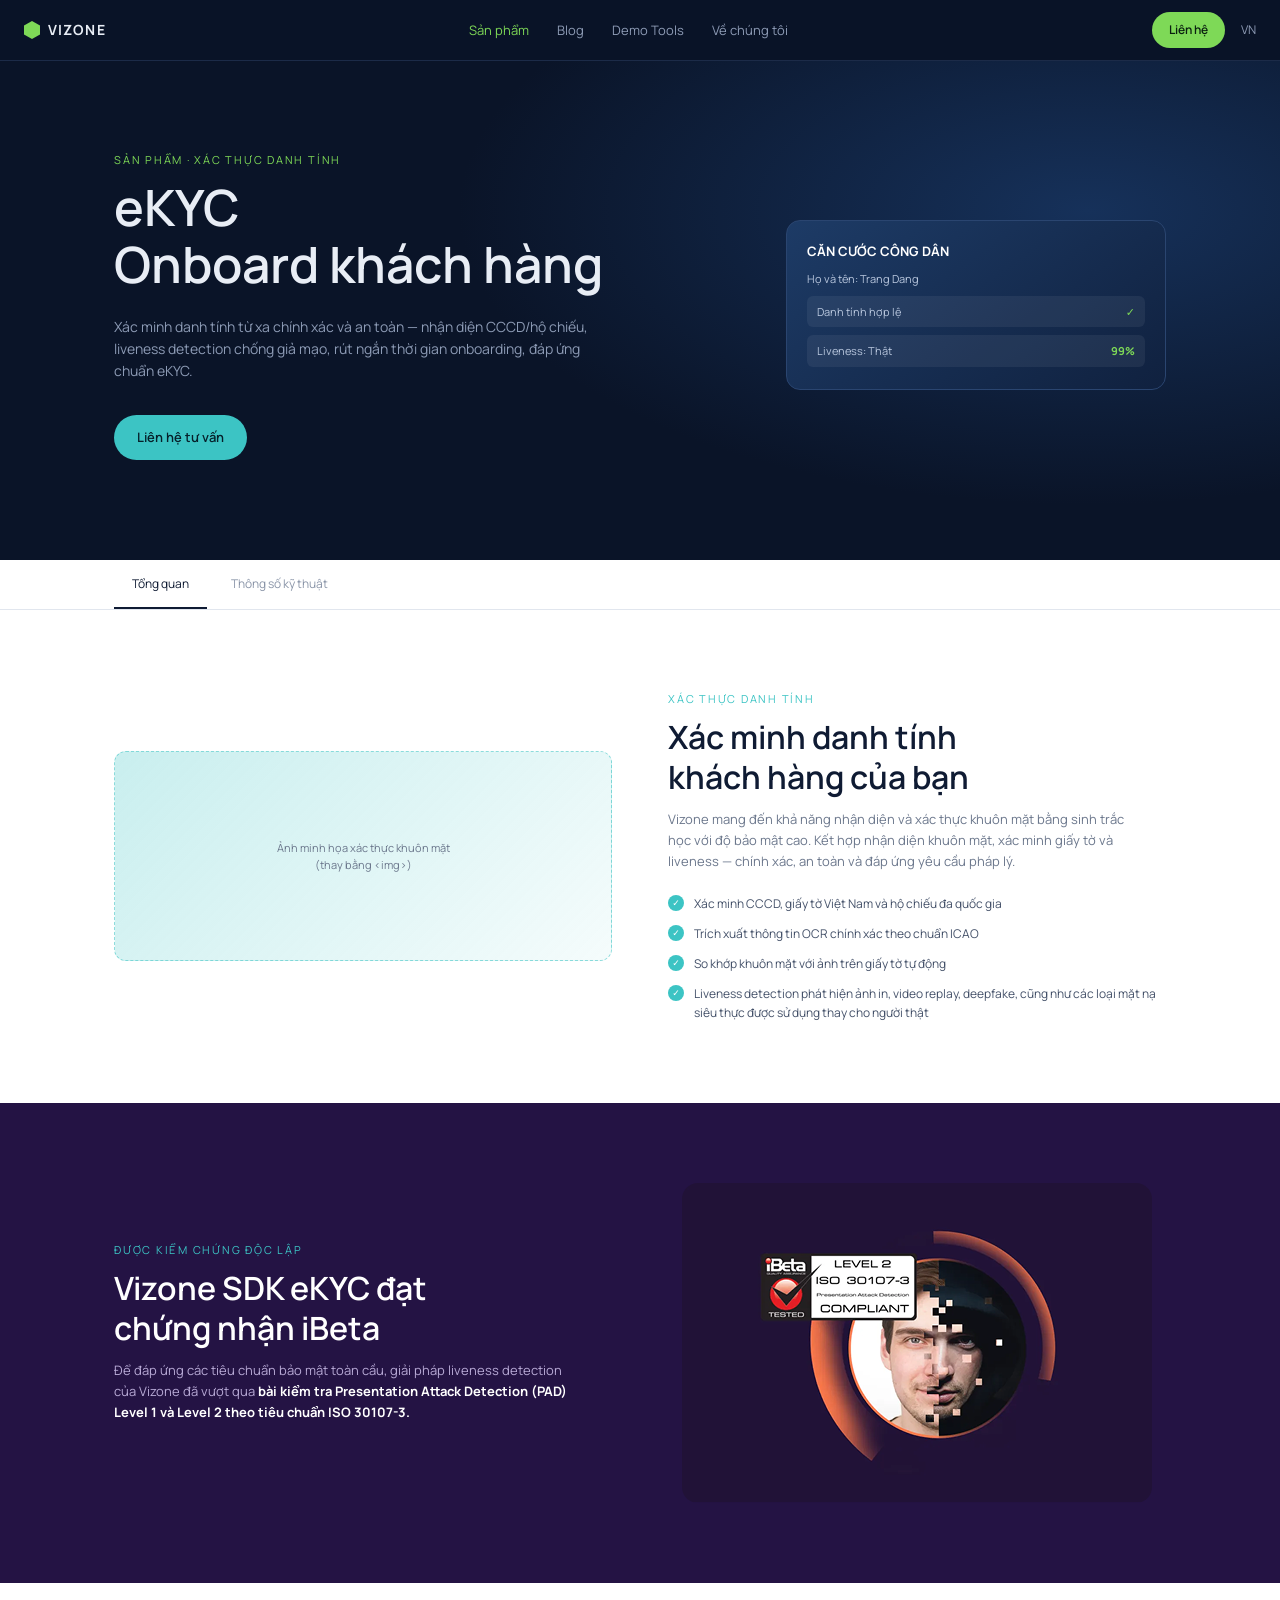
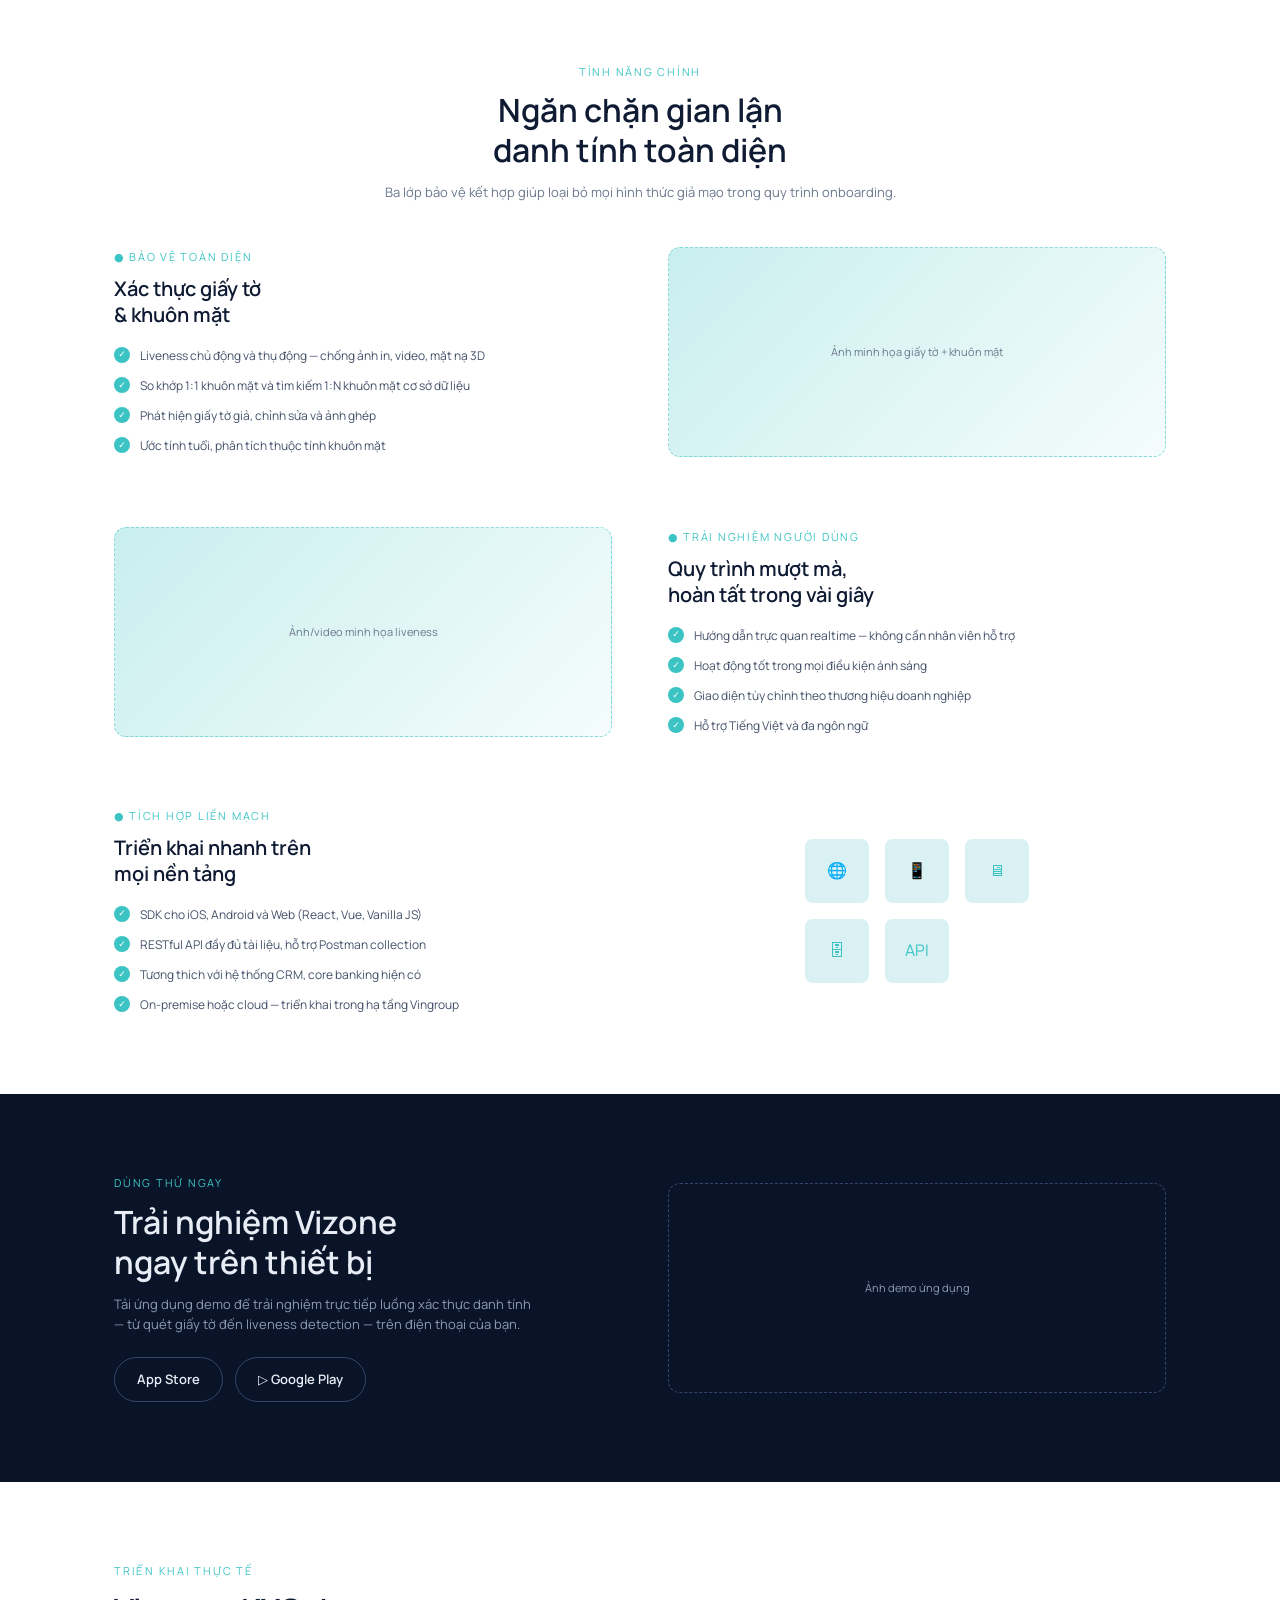
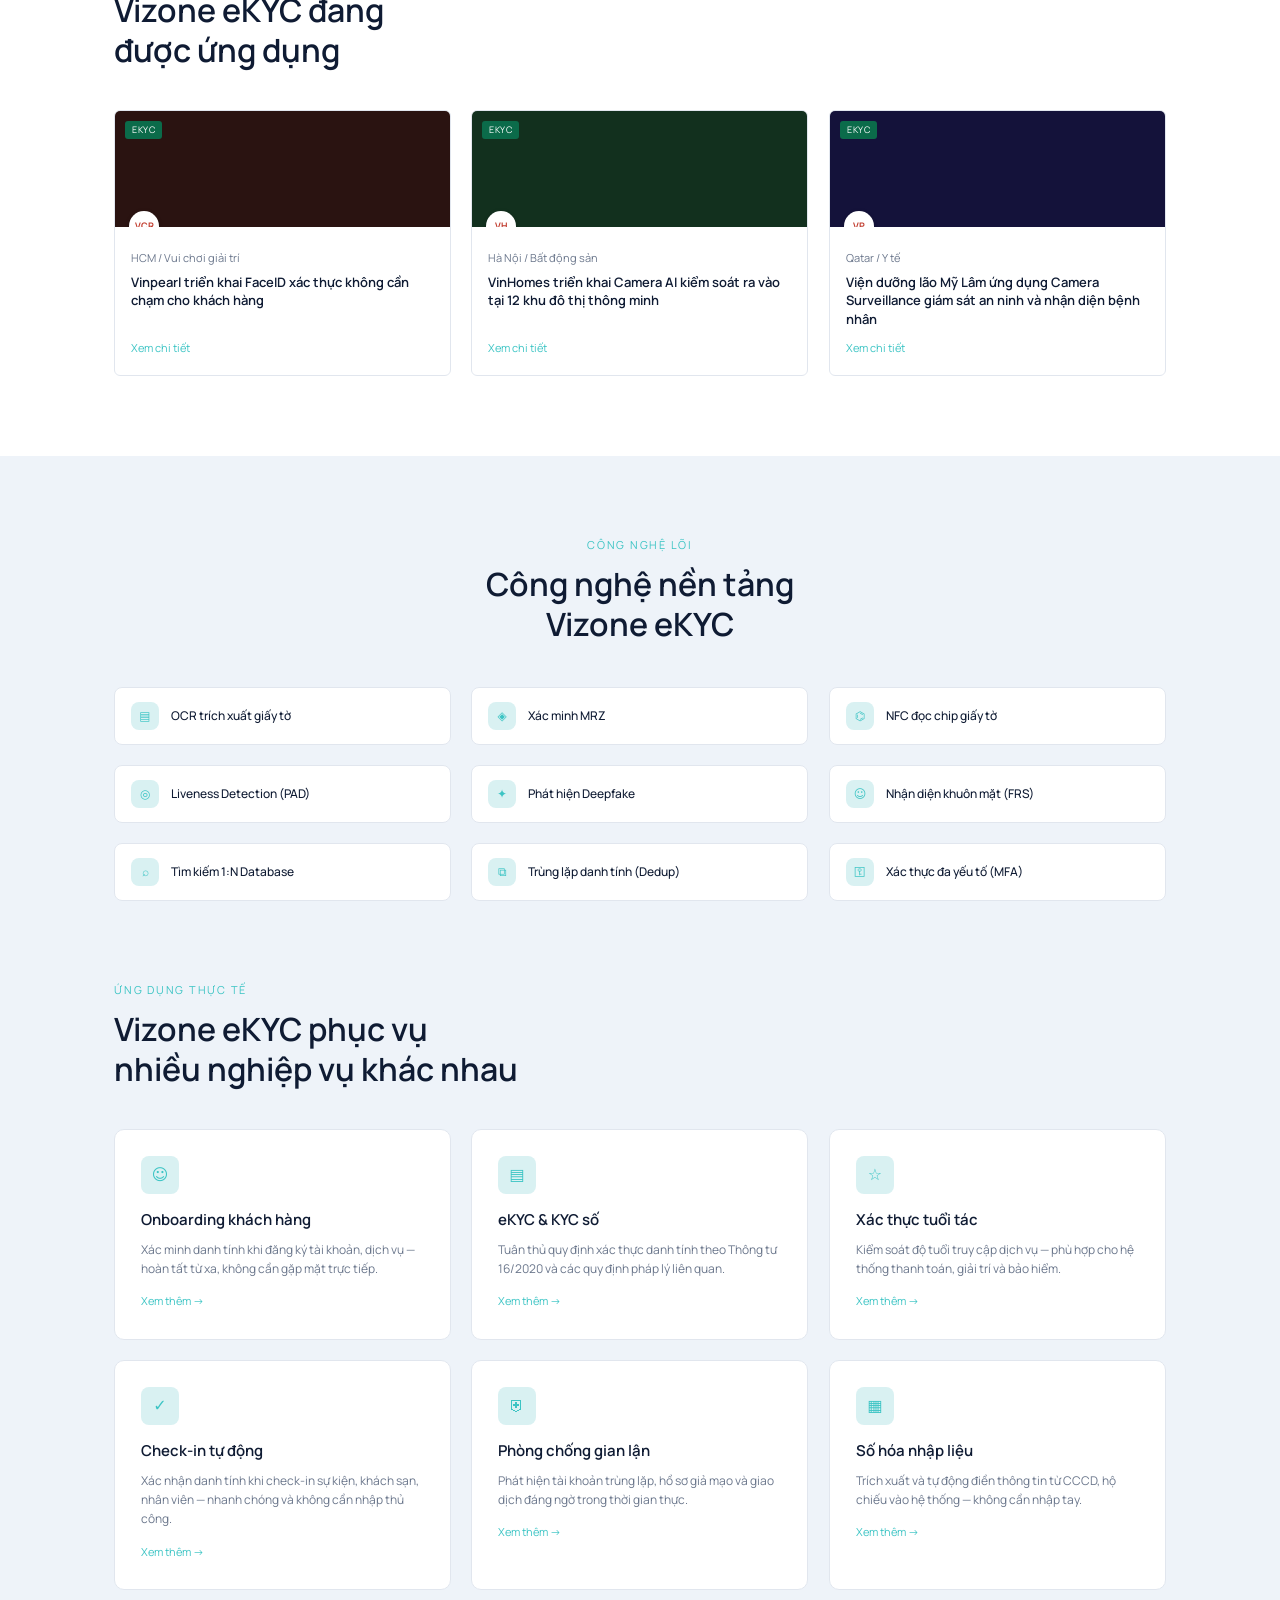
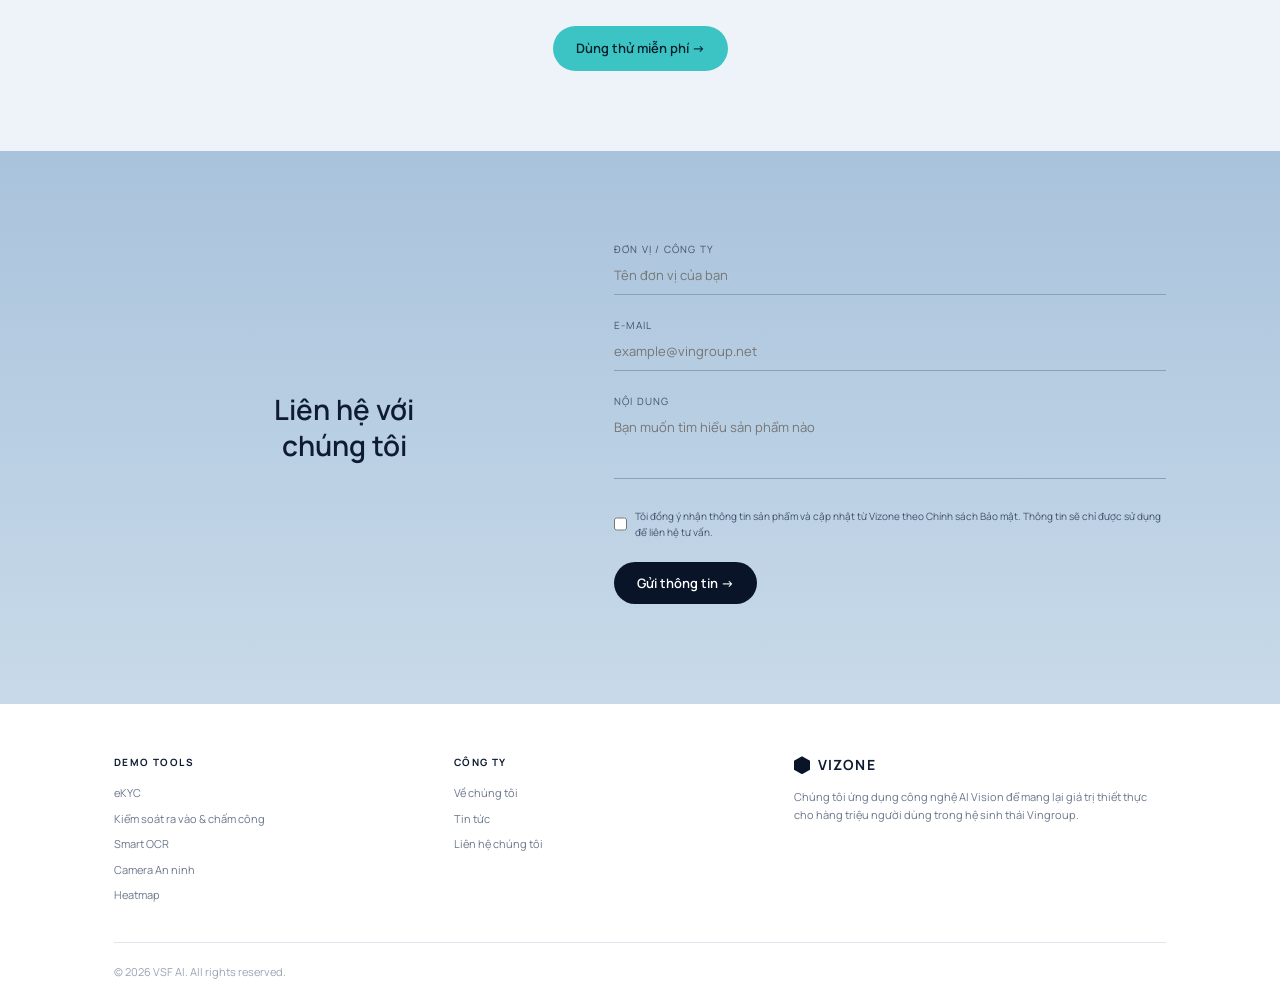
<file: ekyc.html>
<!DOCTYPE html>
<html lang="vi">
<head>
<meta charset="UTF-8"><meta name="viewport" content="width=device-width, initial-scale=1">
<title>eKYC – Onboard khách hàng | Vizone</title>
<meta name="description" content="Vizone eKYC: xác minh danh tính từ xa, liveness detection đạt chuẩn iBeta Level 2, tích hợp SDK/API nhanh chóng.">
<link href="https://fonts.googleapis.com/css2?family=Manrope:wght@400;500;600;700&display=swap" rel="stylesheet">
<link rel="stylesheet" href="assets/style.css">
<script>if('IntersectionObserver' in window&&!matchMedia('(prefers-reduced-motion:reduce)').matches)document.documentElement.classList.add('js')</script>
</head>
<body data-page="ekyc">
<header></header>

<section class="hero"><div class="wrap">
  <div>
    <span class="eyebrow g">Sản phẩm · Xác thực danh tính</span>
    <h1>eKYC<br>Onboard khách hàng</h1>
    <p>Xác minh danh tính từ xa chính xác và an toàn — nhận diện CCCD/hộ chiếu, liveness detection chống giả mạo, rút ngắn thời gian onboarding, đáp ứng chuẩn eKYC.</p>
    <div class="btns"><a class="btn btn-teal" href="#lien-he">Liên hệ tư vấn</a></div>
  </div>
  <div class="mock"><b>CĂN CƯỚC CÔNG DÂN</b>Họ và tên: Trang Dang<div class="row"><span>Danh tính hợp lệ</span><em>✓</em></div><div class="row"><span>Liveness: Thật</span><em>99%</em></div></div>
</div></section>

<div class="tabs"><div class="wrap"><a href="#tong-quan" class="on">Tổng quan</a><a href="#cong-nghe">Thông số kỹ thuật</a></div></div>

<section class="sec white" id="tong-quan"><div class="wrap split">
  <div class="art">Ảnh minh họa xác thực khuôn mặt<br>(thay bằng &lt;img&gt;)</div>
  <div>
    <span class="eyebrow">Xác thực danh tính</span>
    <h2 class="t">Xác minh danh tính<br>khách hàng của bạn</h2>
    <p class="lead">Vizone mang đến khả năng nhận diện và xác thực khuôn mặt bằng sinh trắc học với độ bảo mật cao. Kết hợp nhận diện khuôn mặt, xác minh giấy tờ và liveness — chính xác, an toàn và đáp ứng yêu cầu pháp lý.</p>
    <ul class="chk">
      <li>Xác minh CCCD, giấy tờ Việt Nam và hộ chiếu đa quốc gia</li>
      <li>Trích xuất thông tin OCR chính xác theo chuẩn ICAO</li>
      <li>So khớp khuôn mặt với ảnh trên giấy tờ tự động</li>
      <li>Liveness detection phát hiện ảnh in, video replay, deepfake, cũng như các loại mặt nạ siêu thực được sử dụng thay cho người thật</li>
    </ul>
  </div>
</div></section>

<section class="sec purple"><div class="wrap split">
  <div>
    <span class="eyebrow">Được kiểm chứng độc lập</span>
    <h2 class="t">Vizone SDK eKYC đạt<br>chứng nhận iBeta</h2>
    <p class="lead" style="color:#b8aad6">Để đáp ứng các tiêu chuẩn bảo mật toàn cầu, giải pháp liveness detection của Vizone đã vượt qua <b style="color:#fff">bài kiểm tra Presentation Attack Detection (PAD) Level 1 và Level 2 theo tiêu chuẩn ISO 30107-3.</b></p>
  </div>
  <div class="art"><img src="images/Ibeta_SDK_eKYC.png" alt="Vizone SDK eKYC đạt chứng nhận iBeta Level 2 – ISO 30107-3"></div>
</div></section>

<section class="sec white"><div class="wrap">
  <div class="head"><span class="eyebrow">Tính năng chính</span><h2 class="t">Ngăn chặn gian lận<br>danh tính toàn diện</h2><p>Ba lớp bảo vệ kết hợp giúp loại bỏ mọi hình thức giả mạo trong quy trình onboarding.</p></div>
  <div class="split" style="margin-bottom:70px">
    <div><span class="eyebrow">● Bảo vệ toàn diện</span><h3 class="t" style="margin-bottom:18px">Xác thực giấy tờ<br>&amp; khuôn mặt</h3>
      <ul class="chk"><li>Liveness chủ động và thụ động — chống ảnh in, video, mặt nạ 3D</li><li>So khớp 1:1 khuôn mặt và tìm kiếm 1:N khuôn mặt cơ sở dữ liệu</li><li>Phát hiện giấy tờ giả, chỉnh sửa và ảnh ghép</li><li>Ước tính tuổi, phân tích thuộc tính khuôn mặt</li></ul></div>
    <div class="art">Ảnh minh họa giấy tờ + khuôn mặt</div>
  </div>
  <div class="split" style="margin-bottom:70px">
    <div class="art">Ảnh/video minh họa liveness</div>
    <div><span class="eyebrow">● Trải nghiệm người dùng</span><h3 class="t" style="margin-bottom:18px">Quy trình mượt mà,<br>hoàn tất trong vài giây</h3>
      <ul class="chk"><li>Hướng dẫn trực quan realtime — không cần nhân viên hỗ trợ</li><li>Hoạt động tốt trong mọi điều kiện ánh sáng</li><li>Giao diện tùy chỉnh theo thương hiệu doanh nghiệp</li><li>Hỗ trợ Tiếng Việt và đa ngôn ngữ</li></ul></div>
  </div>
  <div class="split">
    <div><span class="eyebrow">● Tích hợp liền mạch</span><h3 class="t" style="margin-bottom:18px">Triển khai nhanh trên<br>mọi nền tảng</h3>
      <ul class="chk"><li>SDK cho iOS, Android và Web (React, Vue, Vanilla JS)</li><li>RESTful API đầy đủ tài liệu, hỗ trợ Postman collection</li><li>Tương thích với hệ thống CRM, core banking hiện có</li><li>On-premise hoặc cloud — triển khai trong hạ tầng Vingroup</li></ul></div>
    <div class="g3" style="grid-template-columns:repeat(3,64px);justify-content:center;gap:16px"><div class="ico" style="width:64px;height:64px">🌐</div><div class="ico" style="width:64px;height:64px">📱</div><div class="ico" style="width:64px;height:64px">🖥</div><div class="ico" style="width:64px;height:64px">🗄</div><div class="ico" style="width:64px;height:64px">API</div></div>
  </div>
</div></section>

<section class="sec dark"><div class="wrap split">
  <div><span class="eyebrow">Dùng thử ngay</span><h2 class="t">Trải nghiệm Vizone<br>ngay trên thiết bị</h2>
    <p class="lead" style="max-width:420px">Tải ứng dụng demo để trải nghiệm trực tiếp luồng xác thực danh tính — từ quét giấy tờ đến liveness detection — trên điện thoại của bạn.</p>
    <div class="btns" style="margin-top:22px"><a class="btn btn-ghost" href="#"> App Store</a><a class="btn btn-ghost" href="#">▷ Google Play</a></div></div>
  <div class="art" style="background:transparent;border-color:#33456a;color:var(--muted)">Ảnh demo ứng dụng</div>
</div></section>

<section class="sec white"><div class="wrap">
  <span class="eyebrow">Triển khai thực tế</span><h2 class="t lh">Vizone eKYC đang<br>được ứng dụng</h2>
  <div class="cases" data-cases="ekyc"></div>
</div></section>

<section class="sec pale" id="cong-nghe"><div class="wrap">
  <div class="head"><span class="eyebrow">Công nghệ lõi</span><h2 class="t">Công nghệ nền tảng<br>Vizone eKYC</h2></div>
  <div class="g3">
    <div class="tech"><span class="ico">▤</span>OCR trích xuất giấy tờ</div><div class="tech"><span class="ico">◈</span>Xác minh MRZ</div><div class="tech"><span class="ico">⌬</span>NFC đọc chip giấy tờ</div>
    <div class="tech"><span class="ico">◎</span>Liveness Detection (PAD)</div><div class="tech"><span class="ico">✦</span>Phát hiện Deepfake</div><div class="tech"><span class="ico">☺</span>Nhận diện khuôn mặt (FRS)</div>
    <div class="tech"><span class="ico">⌕</span>Tìm kiếm 1:N Database</div><div class="tech"><span class="ico">⧉</span>Trùng lặp danh tính (Dedup)</div><div class="tech"><span class="ico">⚿</span>Xác thực đa yếu tố (MFA)</div>
  </div>
</div></section>

<section class="sec pale" style="padding-top:0"><div class="wrap">
  <span class="eyebrow">Ứng dụng thực tế</span><h2 class="t lh">Vizone eKYC phục vụ<br>nhiều nghiệp vụ khác nhau</h2>
  <div class="g3">
    <div class="card"><div class="ico">☺</div><h3>Onboarding khách hàng</h3><p>Xác minh danh tính khi đăng ký tài khoản, dịch vụ — hoàn tất từ xa, không cần gặp mặt trực tiếp.</p><a class="more" href="#lien-he">Xem thêm →</a></div>
    <div class="card"><div class="ico">▤</div><h3>eKYC &amp; KYC số</h3><p>Tuân thủ quy định xác thực danh tính theo Thông tư 16/2020 và các quy định pháp lý liên quan.</p><a class="more" href="#lien-he">Xem thêm →</a></div>
    <div class="card"><div class="ico">☆</div><h3>Xác thực tuổi tác</h3><p>Kiểm soát độ tuổi truy cập dịch vụ — phù hợp cho hệ thống thanh toán, giải trí và bảo hiểm.</p><a class="more" href="#lien-he">Xem thêm →</a></div>
    <div class="card"><div class="ico">✓</div><h3>Check-in tự động</h3><p>Xác nhận danh tính khi check-in sự kiện, khách sạn, nhân viên — nhanh chóng và không cần nhập thủ công.</p><a class="more" href="#lien-he">Xem thêm →</a></div>
    <div class="card"><div class="ico">⛨</div><h3>Phòng chống gian lận</h3><p>Phát hiện tài khoản trùng lặp, hồ sơ giả mạo và giao dịch đáng ngờ trong thời gian thực.</p><a class="more" href="#lien-he">Xem thêm →</a></div>
    <div class="card"><div class="ico">▦</div><h3>Số hóa nhập liệu</h3><p>Trích xuất và tự động điền thông tin từ CCCD, hộ chiếu vào hệ thống — không cần nhập tay.</p><a class="more" href="#lien-he">Xem thêm →</a></div>
  </div>
  <div style="text-align:center;margin-top:36px"><a class="btn btn-teal" href="#lien-he">Dùng thử miễn phí →</a></div>
</div></section>

<section class="contact" id="lien-he"></section>
<footer></footer>
<script src="assets/main.js"></script>
</body>
</html>
</file>
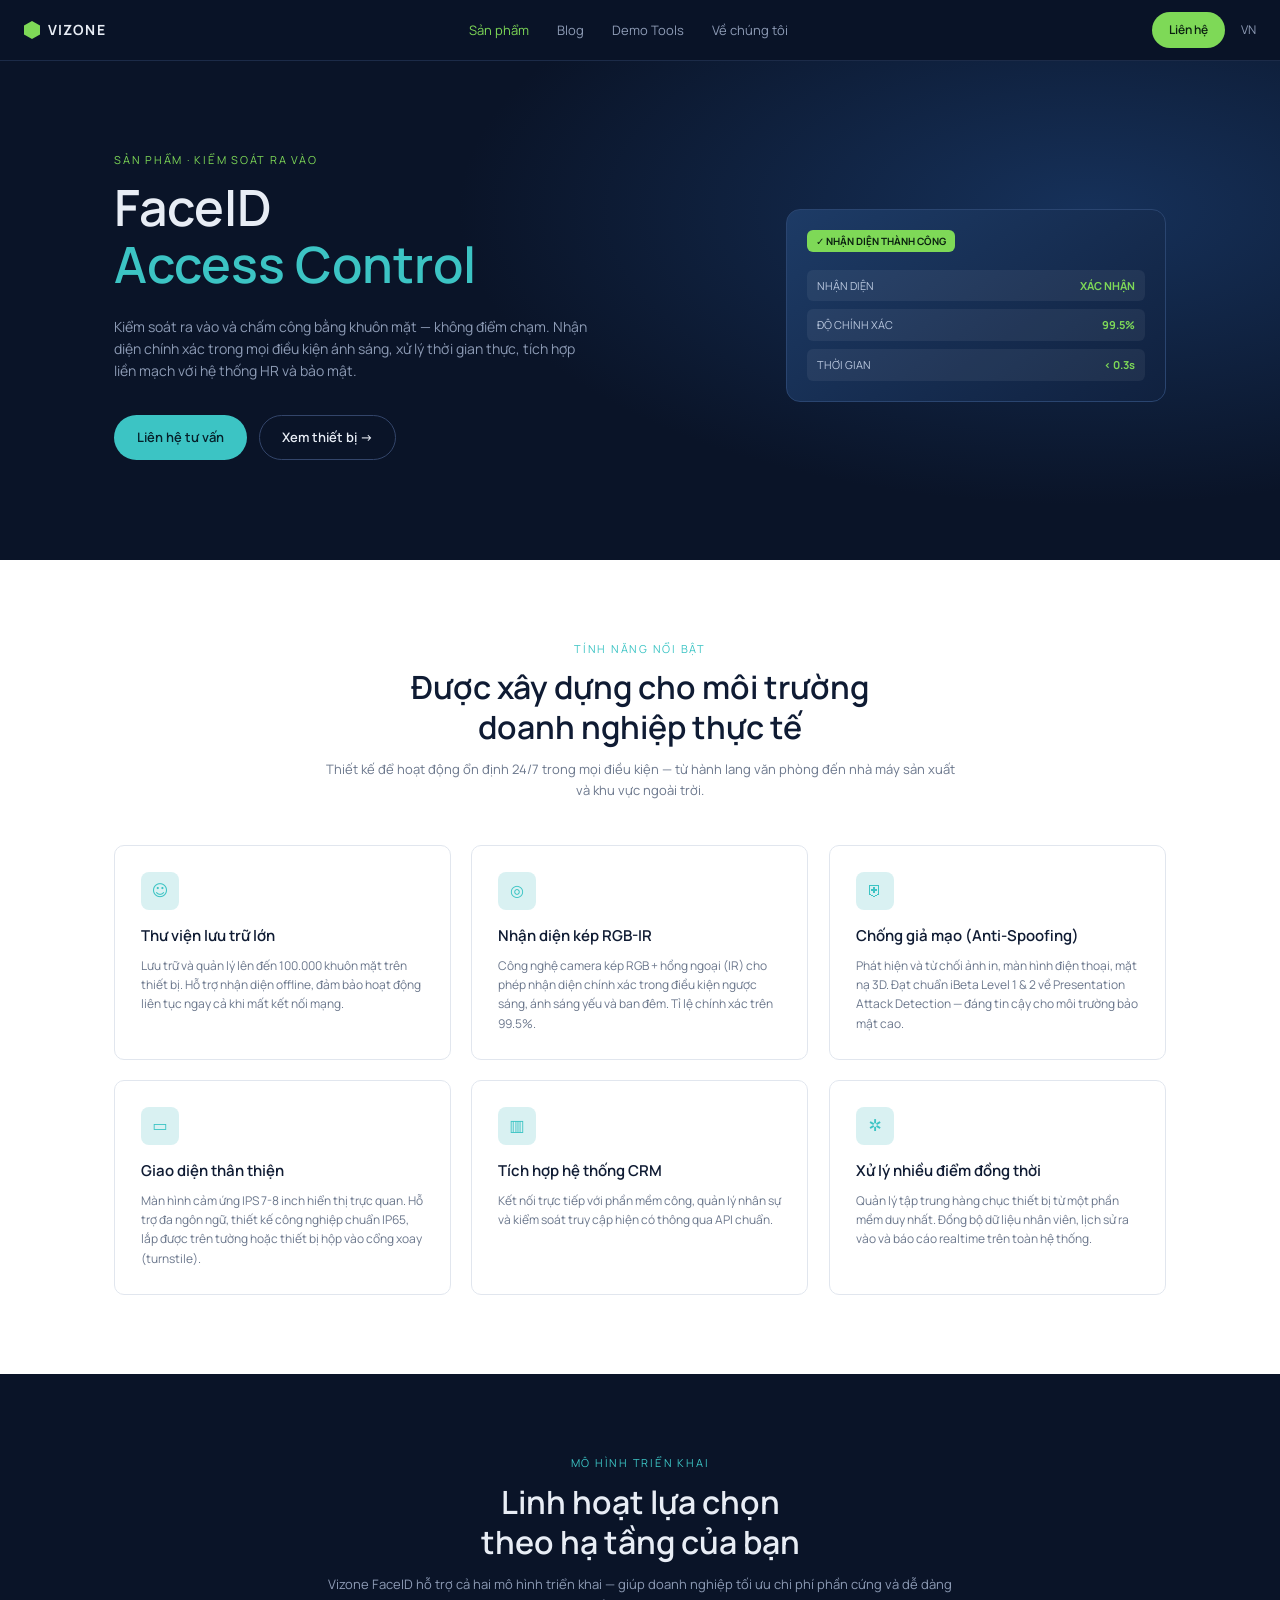
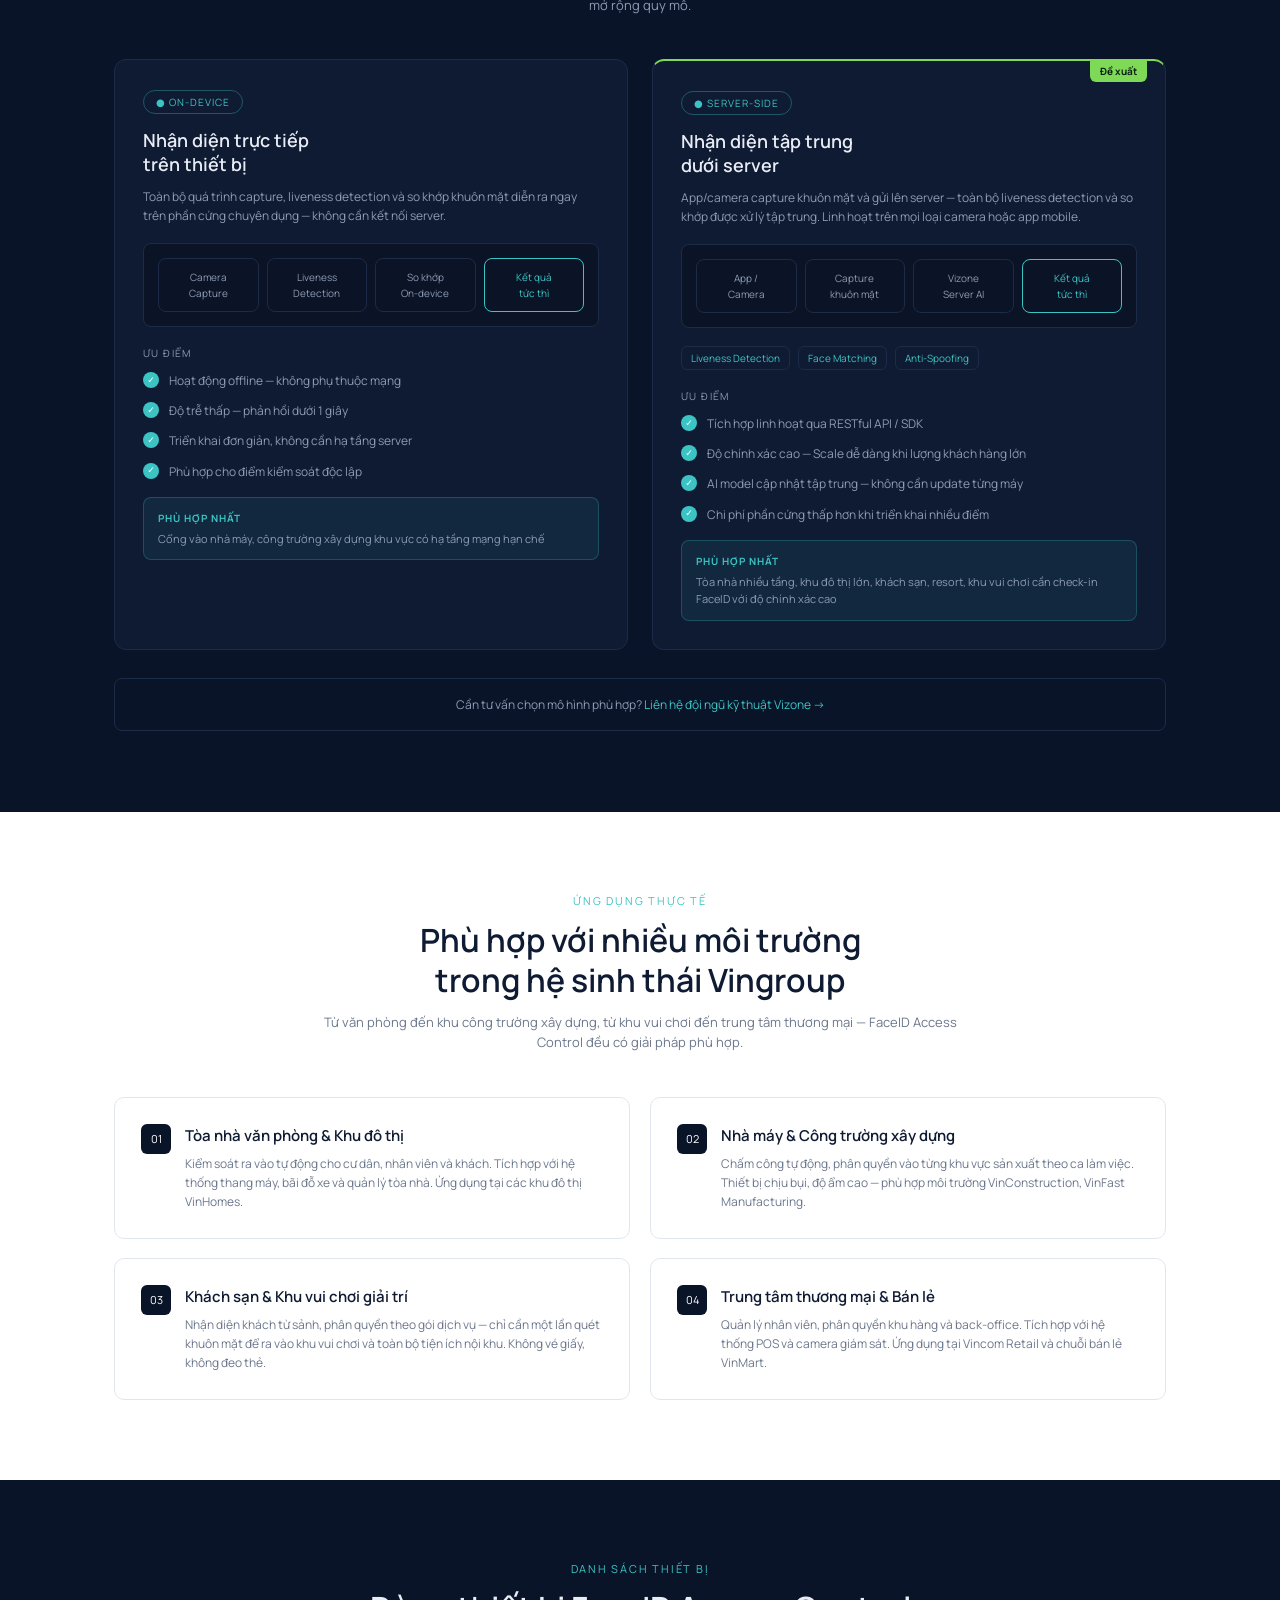
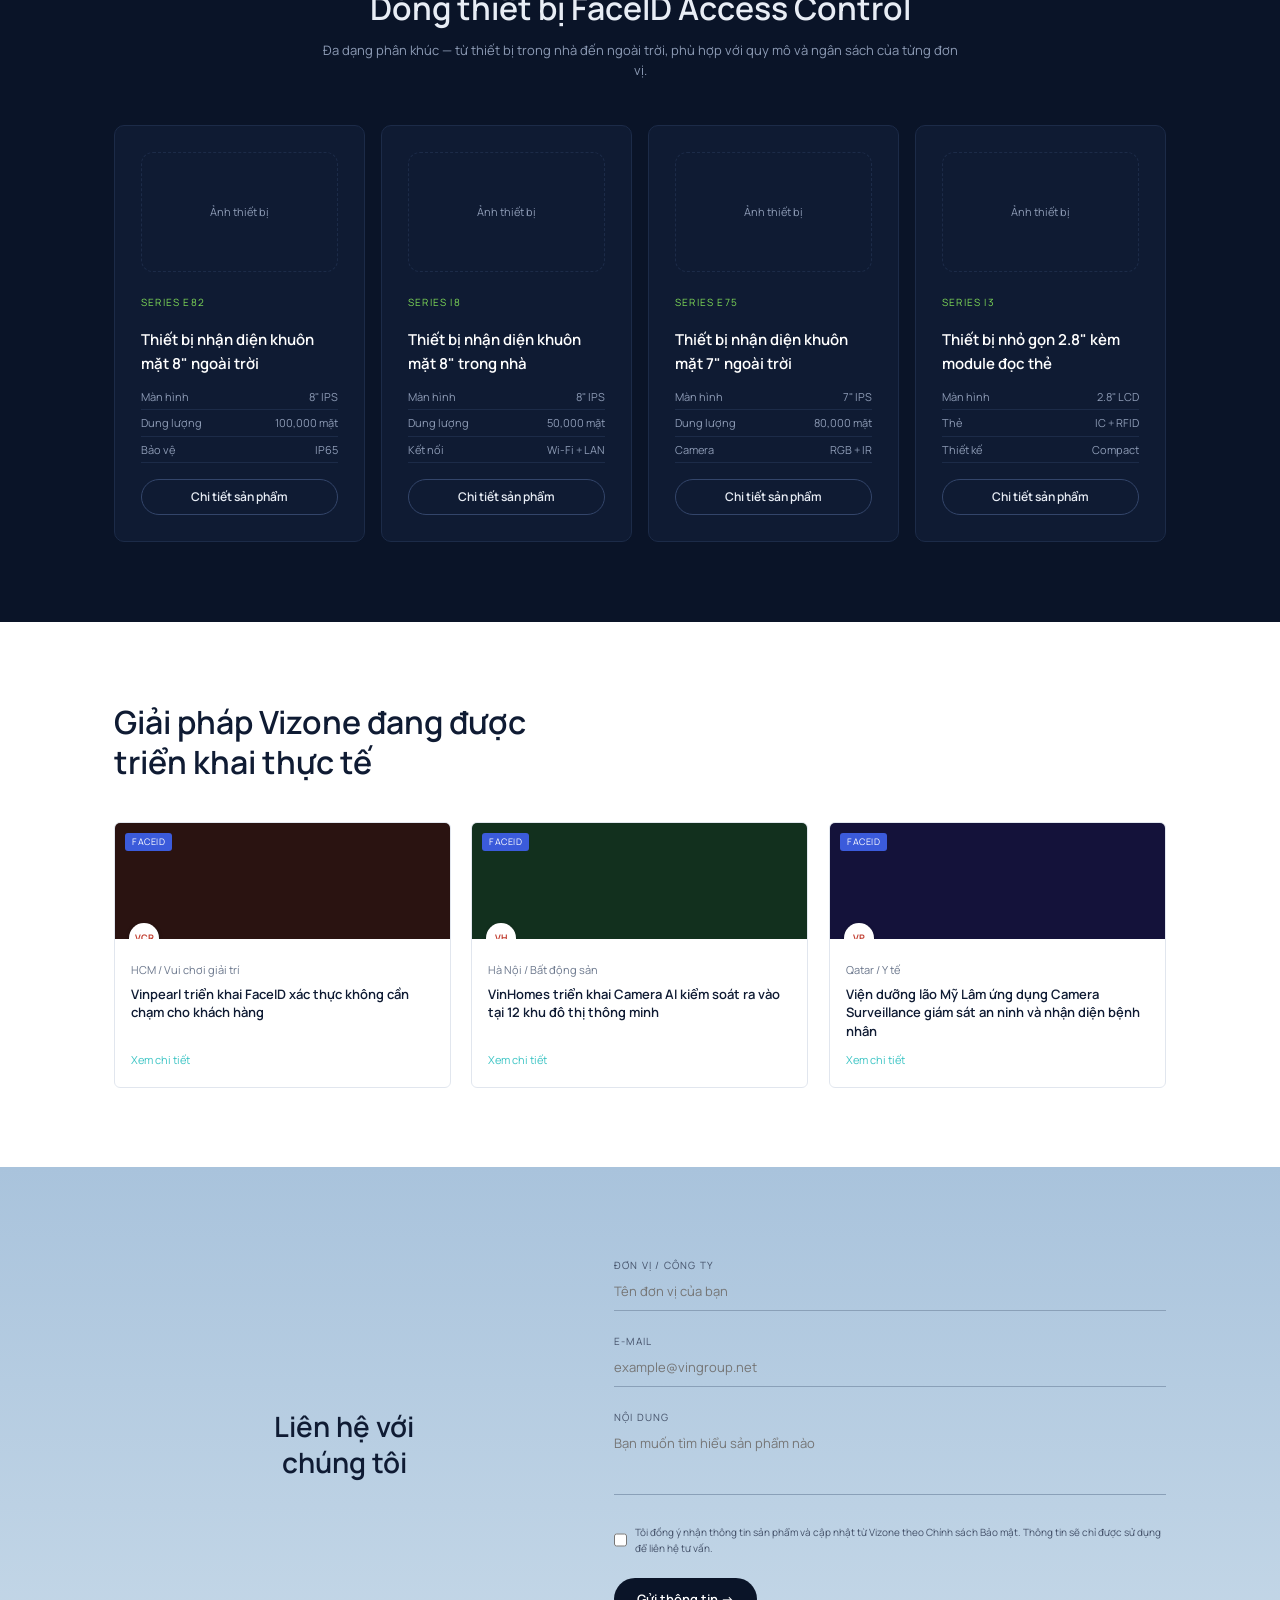
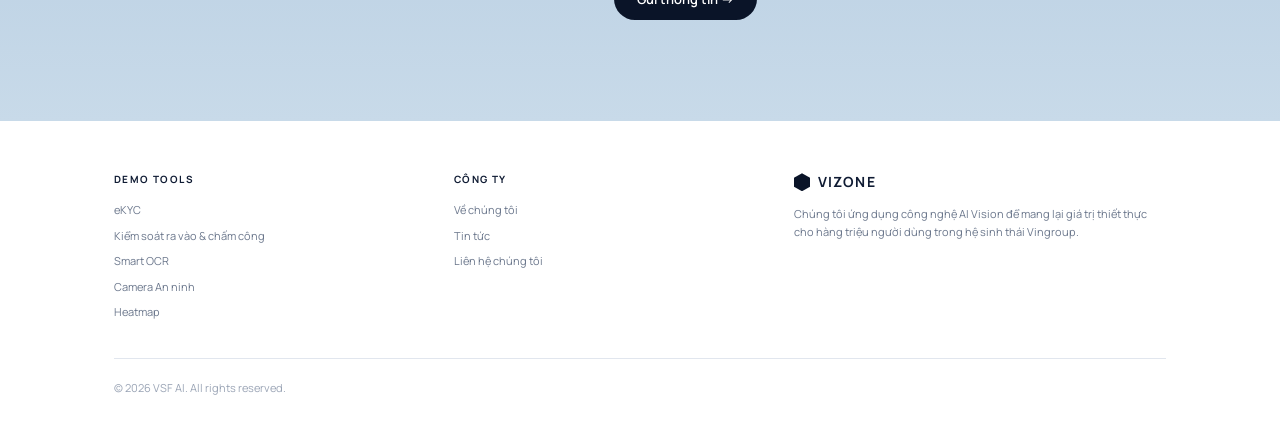
<file: faceid.html>
<!DOCTYPE html>
<html lang="vi">
<head>
<meta charset="UTF-8"><meta name="viewport" content="width=device-width, initial-scale=1">
<title>FaceID Access Control – Kiểm soát ra vào | Vizone</title>
<meta name="description" content="Vizone FaceID: kiểm soát ra vào và chấm công bằng khuôn mặt, không điểm chạm, nhận diện kép RGB-IR, chống giả mạo.">
<link href="https://fonts.googleapis.com/css2?family=Manrope:wght@400;500;600;700&display=swap" rel="stylesheet">
<link rel="stylesheet" href="assets/style.css">
<script>if('IntersectionObserver' in window&&!matchMedia('(prefers-reduced-motion:reduce)').matches)document.documentElement.classList.add('js')</script>
</head>
<body data-page="faceid">
<header></header>

<section class="hero"><div class="wrap">
  <div>
    <span class="eyebrow g">Sản phẩm · Kiểm soát ra vào</span>
    <h1>FaceID<br><span>Access Control</span></h1>
    <p>Kiểm soát ra vào và chấm công bằng khuôn mặt — không điểm chạm. Nhận diện chính xác trong mọi điều kiện ánh sáng, xử lý thời gian thực, tích hợp liền mạch với hệ thống HR và bảo mật.</p>
    <div class="btns"><a class="btn btn-teal" href="#lien-he">Liên hệ tư vấn</a><a class="btn btn-ghost" href="#thiet-bi">Xem thiết bị →</a></div>
  </div>
  <div class="mock"><span class="tagok">✓ NHẬN DIỆN THÀNH CÔNG</span><div class="row"><span>NHẬN DIỆN</span><em>XÁC NHẬN</em></div><div class="row"><span>ĐỘ CHÍNH XÁC</span><em>99.5%</em></div><div class="row"><span>THỜI GIAN</span><em>&lt; 0.3s</em></div></div>
</div></section>

<section class="sec white"><div class="wrap">
  <div class="head"><span class="eyebrow">Tính năng nổi bật</span><h2 class="t">Được xây dựng cho môi trường<br>doanh nghiệp thực tế</h2><p>Thiết kế để hoạt động ổn định 24/7 trong mọi điều kiện — từ hành lang văn phòng đến nhà máy sản xuất và khu vực ngoài trời.</p></div>
  <div class="g3">
    <div class="card"><div class="ico">☺</div><h3>Thư viện lưu trữ lớn</h3><p>Lưu trữ và quản lý lên đến 100.000 khuôn mặt trên thiết bị. Hỗ trợ nhận diện offline, đảm bảo hoạt động liên tục ngay cả khi mất kết nối mạng.</p></div>
    <div class="card"><div class="ico">◎</div><h3>Nhận diện kép RGB-IR</h3><p>Công nghệ camera kép RGB + hồng ngoại (IR) cho phép nhận diện chính xác trong điều kiện ngược sáng, ánh sáng yếu và ban đêm. Tỉ lệ chính xác trên 99.5%.</p></div>
    <div class="card"><div class="ico">⛨</div><h3>Chống giả mạo (Anti-Spoofing)</h3><p>Phát hiện và từ chối ảnh in, màn hình điện thoại, mặt nạ 3D. Đạt chuẩn iBeta Level 1 &amp; 2 về Presentation Attack Detection — đáng tin cậy cho môi trường bảo mật cao.</p></div>
    <div class="card"><div class="ico">▭</div><h3>Giao diện thân thiện</h3><p>Màn hình cảm ứng IPS 7-8 inch hiển thị trực quan. Hỗ trợ đa ngôn ngữ, thiết kế công nghiệp chuẩn IP65, lắp được trên tường hoặc thiết bị hộp vào cổng xoay (turnstile).</p></div>
    <div class="card"><div class="ico">▥</div><h3>Tích hợp hệ thống CRM</h3><p>Kết nối trực tiếp với phần mềm công, quản lý nhân sự và kiểm soát truy cập hiện có thông qua API chuẩn.</p></div>
    <div class="card"><div class="ico">✲</div><h3>Xử lý nhiều điểm đồng thời</h3><p>Quản lý tập trung hàng chục thiết bị từ một phần mềm duy nhất. Đồng bộ dữ liệu nhân viên, lịch sử ra vào và báo cáo realtime trên toàn hệ thống.</p></div>
  </div>
</div></section>

<section class="sec dark"><div class="wrap">
  <div class="head"><span class="eyebrow">Mô hình triển khai</span><h2 class="t">Linh hoạt lựa chọn<br>theo hạ tầng của bạn</h2><p>Vizone FaceID hỗ trợ cả hai mô hình triển khai — giúp doanh nghiệp tối ưu chi phí phần cứng và dễ dàng mở rộng quy mô.</p></div>
  <div class="cmp">
    <div class="panel"><span class="pill">● On-device</span><h3>Nhận diện trực tiếp<br>trên thiết bị</h3>
      <p>Toàn bộ quá trình capture, liveness detection và so khớp khuôn mặt diễn ra ngay trên phần cứng chuyên dụng — không cần kết nối server.</p>
      <div class="flow"><span>Camera<br>Capture</span><span>Liveness<br>Detection</span><span>So khớp<br>On-device</span><span>Kết quả<br>tức thì</span></div>
      <div class="sub" style="color:var(--muted)">Ưu điểm</div>
      <ul class="chk"><li>Hoạt động offline — không phụ thuộc mạng</li><li>Độ trễ thấp — phản hồi dưới 1 giây</li><li>Triển khai đơn giản, không cần hạ tầng server</li><li>Phù hợp cho điểm kiểm soát độc lập</li></ul>
      <div class="note"><b>Phù hợp nhất</b>Cổng vào nhà máy, công trường xây dựng khu vực có hạ tầng mạng hạn chế</div></div>
    <div class="panel rec"><span class="tag-rec">Đề xuất</span><span class="pill">● Server-side</span><h3>Nhận diện tập trung<br>dưới server</h3>
      <p>App/camera capture khuôn mặt và gửi lên server — toàn bộ liveness detection và so khớp được xử lý tập trung. Linh hoạt trên mọi loại camera hoặc app mobile.</p>
      <div class="flow"><span>App /<br>Camera</span><span>Capture<br>khuôn mặt</span><span>Vizone<br>Server AI</span><span>Kết quả<br>tức thì</span></div>
      <div class="chips"><span>Liveness Detection</span><span>Face Matching</span><span>Anti-Spoofing</span></div>
      <div class="sub" style="color:var(--muted)">Ưu điểm</div>
      <ul class="chk"><li>Tích hợp linh hoạt qua RESTful API / SDK</li><li>Độ chính xác cao — Scale dễ dàng khi lượng khách hàng lớn</li><li>AI model cập nhật tập trung — không cần update từng máy</li><li>Chi phí phần cứng thấp hơn khi triển khai nhiều điểm</li></ul>
      <div class="note"><b>Phù hợp nhất</b>Tòa nhà nhiều tầng, khu đô thị lớn, khách sạn, resort, khu vui chơi cần check-in FaceID với độ chính xác cao</div></div>
  </div>
  <div class="banner">Cần tư vấn chọn mô hình phù hợp? <a href="#lien-he">Liên hệ đội ngũ kỹ thuật Vizone →</a></div>
</div></section>

<section class="sec white"><div class="wrap">
  <div class="head"><span class="eyebrow">Ứng dụng thực tế</span><h2 class="t">Phù hợp với nhiều môi trường<br>trong hệ sinh thái Vingroup</h2><p>Từ văn phòng đến khu công trường xây dựng, từ khu vui chơi đến trung tâm thương mại — FaceID Access Control đều có giải pháp phù hợp.</p></div>
  <div class="g2">
    <div class="card item"><span class="nbox">01</span><div><h3>Tòa nhà văn phòng &amp; Khu đô thị</h3><p>Kiểm soát ra vào tự động cho cư dân, nhân viên và khách. Tích hợp với hệ thống thang máy, bãi đỗ xe và quản lý tòa nhà. Ứng dụng tại các khu đô thị VinHomes.</p></div></div>
    <div class="card item"><span class="nbox">02</span><div><h3>Nhà máy &amp; Công trường xây dựng</h3><p>Chấm công tự động, phân quyền vào từng khu vực sản xuất theo ca làm việc. Thiết bị chịu bụi, độ ẩm cao — phù hợp môi trường VinConstruction, VinFast Manufacturing.</p></div></div>
    <div class="card item"><span class="nbox">03</span><div><h3>Khách sạn &amp; Khu vui chơi giải trí</h3><p>Nhận diện khách từ sảnh, phân quyền theo gói dịch vụ — chỉ cần một lần quét khuôn mặt để ra vào khu vui chơi và toàn bộ tiện ích nội khu. Không vé giấy, không đeo thẻ.</p></div></div>
    <div class="card item"><span class="nbox">04</span><div><h3>Trung tâm thương mại &amp; Bán lẻ</h3><p>Quản lý nhân viên, phân quyền khu hàng và back-office. Tích hợp với hệ thống POS và camera giám sát. Ứng dụng tại Vincom Retail và chuỗi bán lẻ VinMart.</p></div></div>
  </div>
</div></section>

<section class="sec dark" id="thiet-bi"><div class="wrap">
  <div class="head"><span class="eyebrow">Danh sách thiết bị</span><h2 class="t">Dòng thiết bị FaceID Access Control</h2><p>Đa dạng phân khúc — từ thiết bị trong nhà đến ngoài trời, phù hợp với quy mô và ngân sách của từng đơn vị.</p></div>
  <div class="g4">
    <div class="card dev"><div class="art" style="min-height:120px;margin-bottom:16px;background:transparent;border-color:var(--line);color:var(--muted)">Ảnh thiết bị</div><span class="sk">Series E82</span><h3>Thiết bị nhận diện khuôn mặt 8" ngoài trời</h3><div class="spec"><span>Màn hình</span><span>8" IPS</span></div><div class="spec"><span>Dung lượng</span><span>100,000 mặt</span></div><div class="spec"><span>Bảo vệ</span><span>IP65</span></div><a class="btn btn-ghost btn-sm" href="#lien-he">Chi tiết sản phẩm</a></div>
    <div class="card dev"><div class="art" style="min-height:120px;margin-bottom:16px;background:transparent;border-color:var(--line);color:var(--muted)">Ảnh thiết bị</div><span class="sk">Series I8</span><h3>Thiết bị nhận diện khuôn mặt 8" trong nhà</h3><div class="spec"><span>Màn hình</span><span>8" IPS</span></div><div class="spec"><span>Dung lượng</span><span>50,000 mặt</span></div><div class="spec"><span>Kết nối</span><span>Wi-Fi + LAN</span></div><a class="btn btn-ghost btn-sm" href="#lien-he">Chi tiết sản phẩm</a></div>
    <div class="card dev"><div class="art" style="min-height:120px;margin-bottom:16px;background:transparent;border-color:var(--line);color:var(--muted)">Ảnh thiết bị</div><span class="sk">Series E75</span><h3>Thiết bị nhận diện khuôn mặt 7" ngoài trời</h3><div class="spec"><span>Màn hình</span><span>7" IPS</span></div><div class="spec"><span>Dung lượng</span><span>80,000 mặt</span></div><div class="spec"><span>Camera</span><span>RGB + IR</span></div><a class="btn btn-ghost btn-sm" href="#lien-he">Chi tiết sản phẩm</a></div>
    <div class="card dev"><div class="art" style="min-height:120px;margin-bottom:16px;background:transparent;border-color:var(--line);color:var(--muted)">Ảnh thiết bị</div><span class="sk">Series I3</span><h3>Thiết bị nhỏ gọn 2.8" kèm module đọc thẻ</h3><div class="spec"><span>Màn hình</span><span>2.8" LCD</span></div><div class="spec"><span>Thẻ</span><span>IC + RFID</span></div><div class="spec"><span>Thiết kế</span><span>Compact</span></div><a class="btn btn-ghost btn-sm" href="#lien-he">Chi tiết sản phẩm</a></div>
  </div>
</div></section>

<section class="sec white"><div class="wrap">
  <h2 class="t lh">Giải pháp Vizone đang được<br>triển khai thực tế</h2>
  <div class="cases" data-cases="faceid"></div>
</div></section>

<section class="contact" id="lien-he"></section>
<footer></footer>
<script src="assets/main.js"></script>
</body>
</html>
</file>
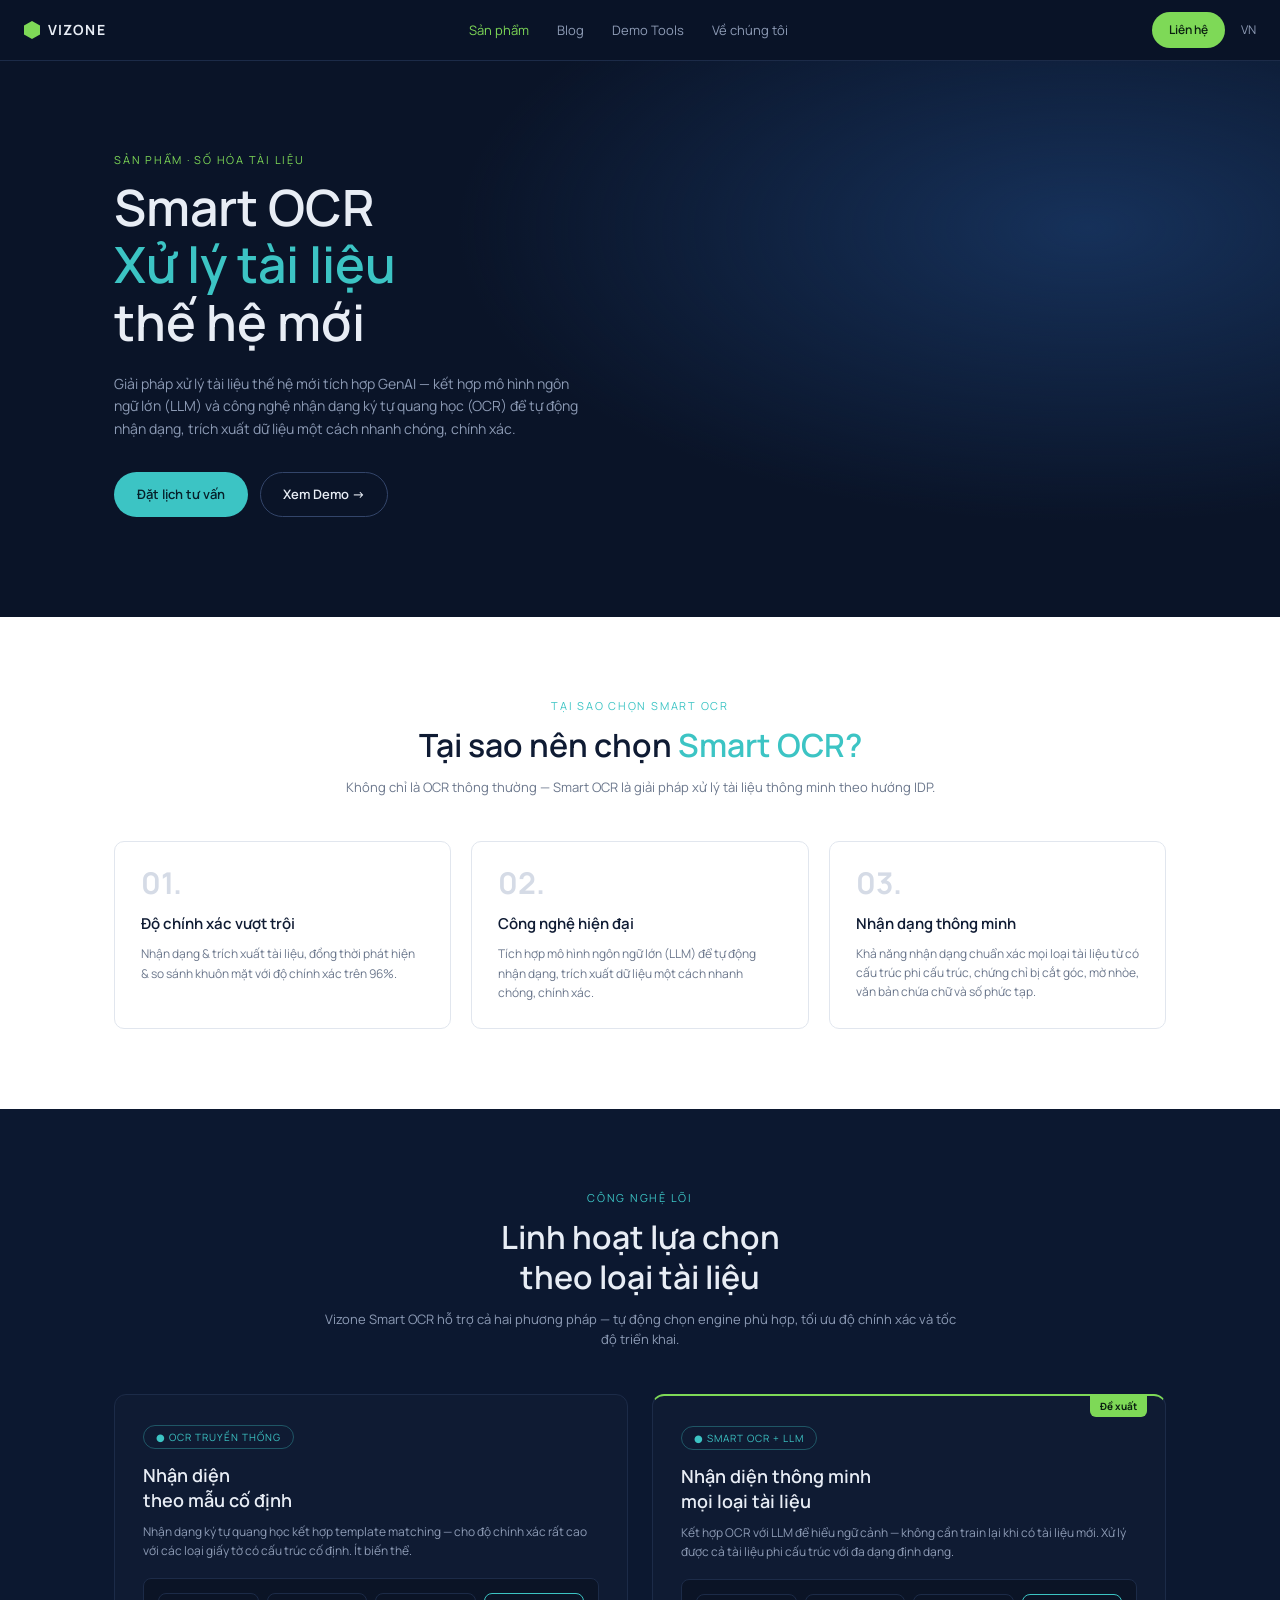
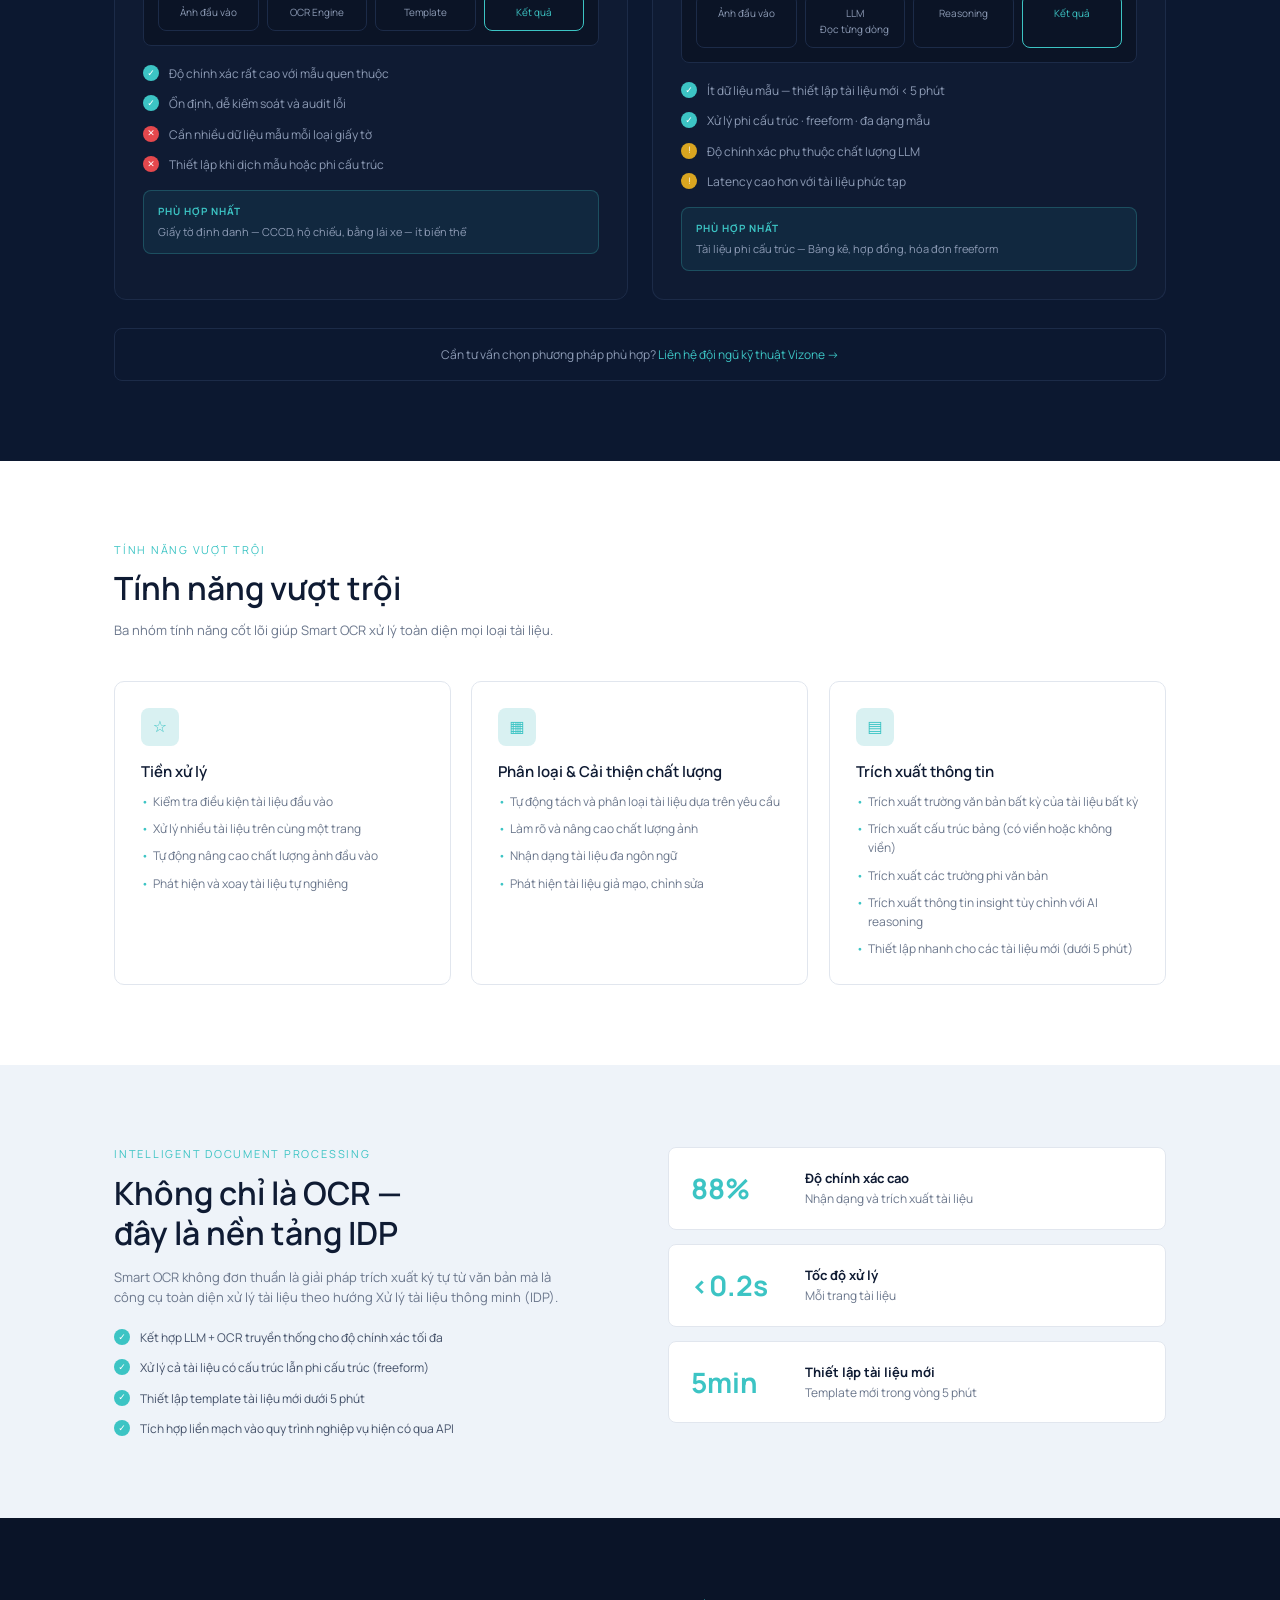
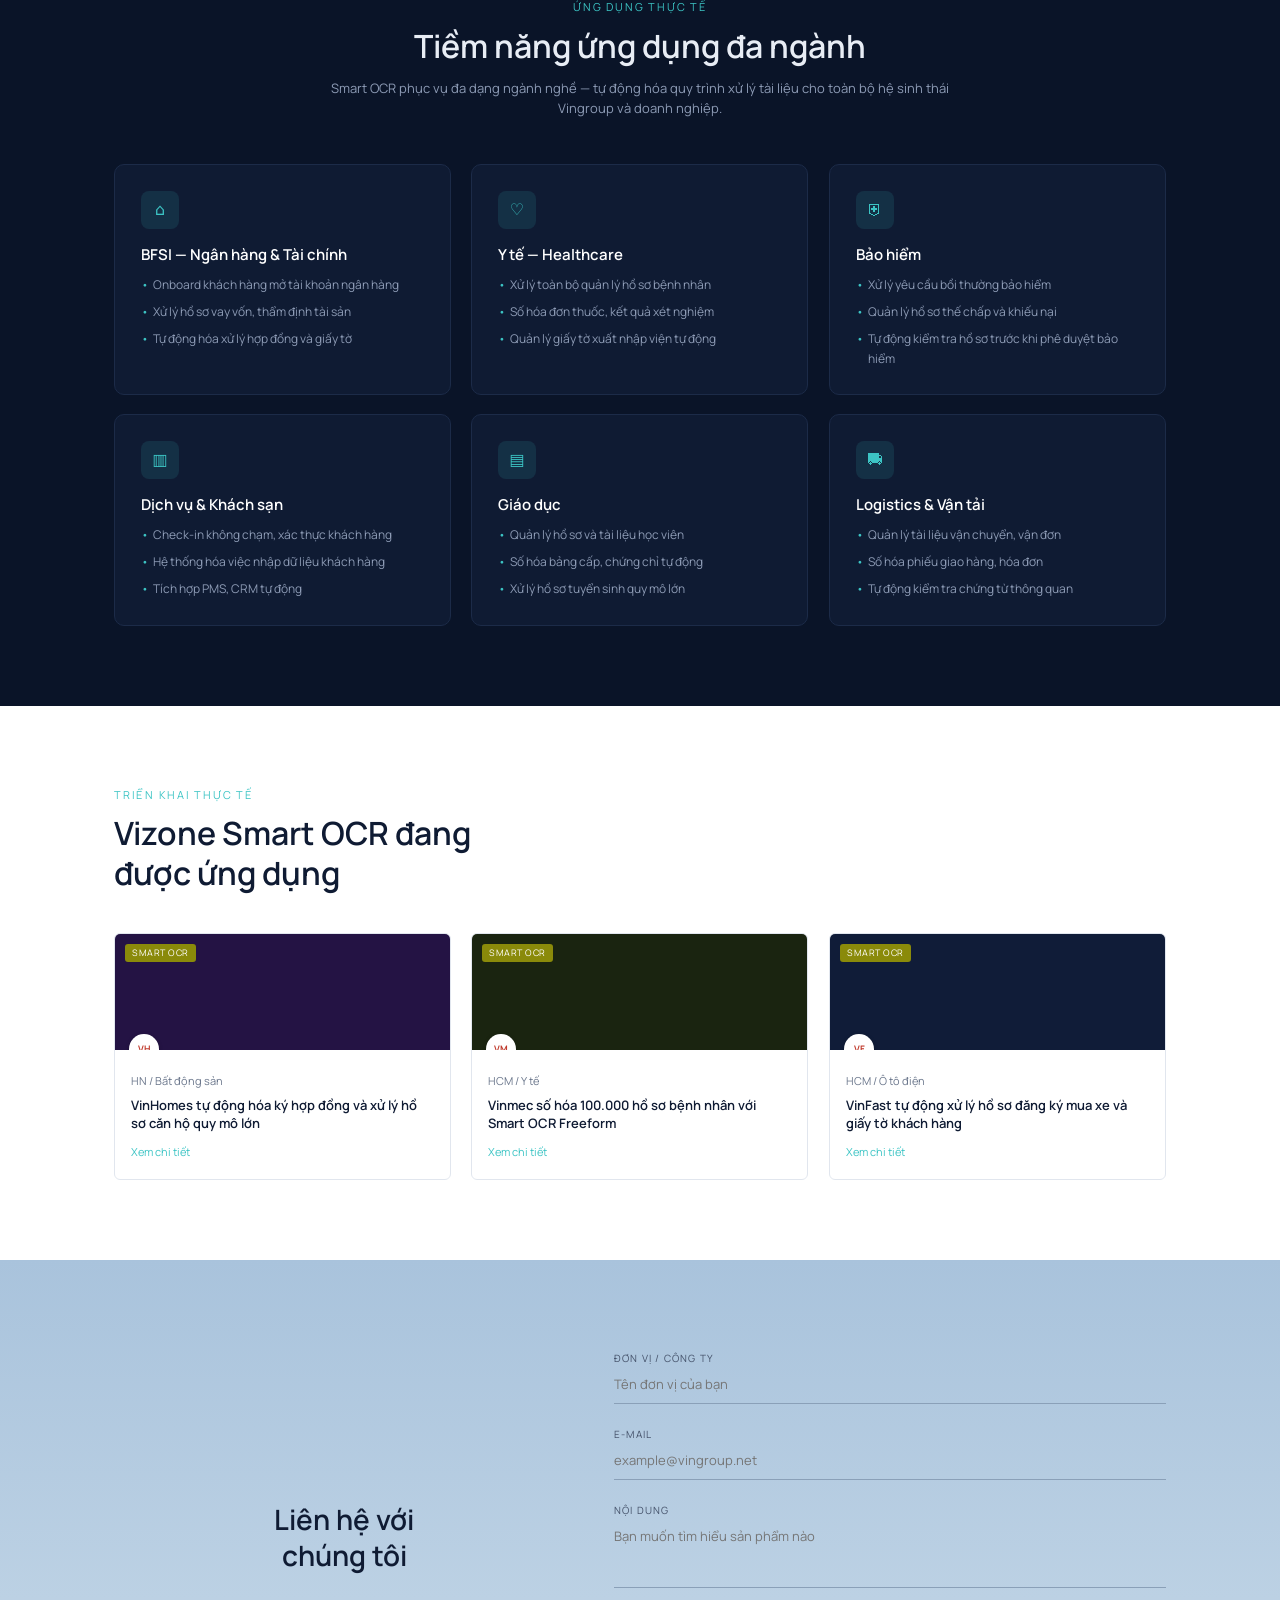
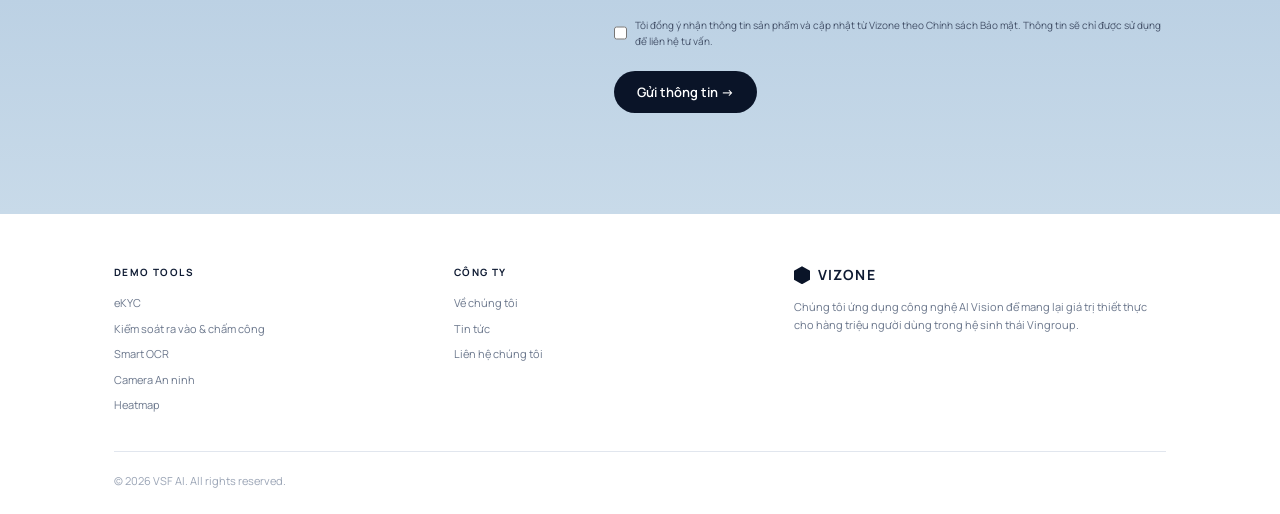
<file: smart-ocr.html>
<!DOCTYPE html>
<html lang="vi">
<head>
<meta charset="UTF-8"><meta name="viewport" content="width=device-width, initial-scale=1">
<title>Smart OCR – Xử lý tài liệu thế hệ mới | Vizone</title>
<meta name="description" content="Vizone Smart OCR: xử lý tài liệu thông minh kết hợp LLM và OCR, độ chính xác trên 96%, thiết lập tài liệu mới dưới 5 phút.">
<link href="https://fonts.googleapis.com/css2?family=Manrope:wght@400;500;600;700&display=swap" rel="stylesheet">
<link rel="stylesheet" href="assets/style.css">
<script>if('IntersectionObserver' in window&&!matchMedia('(prefers-reduced-motion:reduce)').matches)document.documentElement.classList.add('js')</script>
</head>
<body data-page="ocr">
<header></header>

<section class="hero"><div class="wrap">
  <div>
    <span class="eyebrow g">Sản phẩm · Số hóa tài liệu</span>
    <h1>Smart OCR<br><span>Xử lý tài liệu</span><br>thế hệ mới</h1>
    <p>Giải pháp xử lý tài liệu thế hệ mới tích hợp GenAI — kết hợp mô hình ngôn ngữ lớn (LLM) và công nghệ nhận dạng ký tự quang học (OCR) để tự động nhận dạng, trích xuất dữ liệu một cách nhanh chóng, chính xác.</p>
    <div class="btns"><a class="btn btn-teal" href="#lien-he">Đặt lịch tư vấn</a><a class="btn btn-ghost" href="#">Xem Demo →</a></div>
  </div>
</div></section>

<section class="sec white"><div class="wrap">
  <div class="head"><span class="eyebrow">Tại sao chọn Smart OCR</span><h2 class="t">Tại sao nên chọn <span style="color:var(--teal)">Smart OCR?</span></h2><p>Không chỉ là OCR thông thường — Smart OCR là giải pháp xử lý tài liệu thông minh theo hướng IDP.</p></div>
  <div class="g3">
    <div class="card"><div class="num">01.</div><h3>Độ chính xác vượt trội</h3><p>Nhận dạng &amp; trích xuất tài liệu, đồng thời phát hiện &amp; so sánh khuôn mặt với độ chính xác trên 96%.</p></div>
    <div class="card"><div class="num">02.</div><h3>Công nghệ hiện đại</h3><p>Tích hợp mô hình ngôn ngữ lớn (LLM) để tự động nhận dạng, trích xuất dữ liệu một cách nhanh chóng, chính xác.</p></div>
    <div class="card"><div class="num">03.</div><h3>Nhận dạng thông minh</h3><p>Khả năng nhận dạng chuẩn xác mọi loại tài liệu từ có cấu trúc phi cấu trúc, chứng chỉ bị cắt góc, mờ nhòe, văn bản chứa chữ và số phức tạp.</p></div>
  </div>
</div></section>

<section class="sec navy2"><div class="wrap">
  <div class="head"><span class="eyebrow">Công nghệ lõi</span><h2 class="t">Linh hoạt lựa chọn<br>theo loại tài liệu</h2><p>Vizone Smart OCR hỗ trợ cả hai phương pháp — tự động chọn engine phù hợp, tối ưu độ chính xác và tốc độ triển khai.</p></div>
  <div class="cmp">
    <div class="panel"><span class="pill">● OCR truyền thống</span><h3>Nhận diện<br>theo mẫu cố định</h3>
      <p>Nhận dạng ký tự quang học kết hợp template matching — cho độ chính xác rất cao với các loại giấy tờ có cấu trúc cố định. Ít biến thể.</p>
      <div class="flow"><span>Ảnh đầu vào</span><span>OCR Engine</span><span>Template</span><span>Kết quả</span></div>
      <ul class="chk"><li>Độ chính xác rất cao với mẫu quen thuộc</li><li>Ổn định, dễ kiểm soát và audit lỗi</li><li class="no">Cần nhiều dữ liệu mẫu mỗi loại giấy tờ</li><li class="no">Thiết lập khi dịch mẫu hoặc phi cấu trúc</li></ul>
      <div class="note"><b>Phù hợp nhất</b>Giấy tờ định danh — CCCD, hộ chiếu, bằng lái xe — ít biến thể</div></div>
    <div class="panel rec"><span class="tag-rec">Đề xuất</span><span class="pill">● Smart OCR + LLM</span><h3>Nhận diện thông minh<br>mọi loại tài liệu</h3>
      <p>Kết hợp OCR với LLM để hiểu ngữ cảnh — không cần train lại khi có tài liệu mới. Xử lý được cả tài liệu phi cấu trúc với đa dạng định dạng.</p>
      <div class="flow"><span>Ảnh đầu vào</span><span>LLM<br>Đọc từng dòng</span><span>Reasoning</span><span>Kết quả</span></div>
      <ul class="chk"><li>Ít dữ liệu mẫu — thiết lập tài liệu mới &lt; 5 phút</li><li>Xử lý phi cấu trúc · freeform · đa dạng mẫu</li><li class="warn">Độ chính xác phụ thuộc chất lượng LLM</li><li class="warn">Latency cao hơn với tài liệu phức tạp</li></ul>
      <div class="note"><b>Phù hợp nhất</b>Tài liệu phi cấu trúc — Bảng kê, hợp đồng, hóa đơn freeform</div></div>
  </div>
  <div class="banner">Cần tư vấn chọn phương pháp phù hợp? <a href="#lien-he">Liên hệ đội ngũ kỹ thuật Vizone →</a></div>
</div></section>

<section class="sec white"><div class="wrap">
  <div class="lh"><span class="eyebrow">Tính năng vượt trội</span><h2 class="t">Tính năng vượt trội</h2><p class="lead">Ba nhóm tính năng cốt lõi giúp Smart OCR xử lý toàn diện mọi loại tài liệu.</p></div>
  <div class="g3">
    <div class="card"><div class="ico">☆</div><h3>Tiền xử lý</h3><ul><li>Kiểm tra điều kiện tài liệu đầu vào</li><li>Xử lý nhiều tài liệu trên cùng một trang</li><li>Tự động nâng cao chất lượng ảnh đầu vào</li><li>Phát hiện và xoay tài liệu tự nghiêng</li></ul></div>
    <div class="card"><div class="ico">▦</div><h3>Phân loại &amp; Cải thiện chất lượng</h3><ul><li>Tự động tách và phân loại tài liệu dựa trên yêu cầu</li><li>Làm rõ và nâng cao chất lượng ảnh</li><li>Nhận dạng tài liệu đa ngôn ngữ</li><li>Phát hiện tài liệu giả mạo, chỉnh sửa</li></ul></div>
    <div class="card"><div class="ico">▤</div><h3>Trích xuất thông tin</h3><ul><li>Trích xuất trường văn bản bất kỳ của tài liệu bất kỳ</li><li>Trích xuất cấu trúc bảng (có viền hoặc không viền)</li><li>Trích xuất các trường phi văn bản</li><li>Trích xuất thông tin insight tùy chỉnh với AI reasoning</li><li>Thiết lập nhanh cho các tài liệu mới (dưới 5 phút)</li></ul></div>
  </div>
</div></section>

<section class="sec pale"><div class="wrap split">
  <div><span class="eyebrow">Intelligent Document Processing</span><h2 class="t" style="margin-bottom:14px">Không chỉ là OCR —<br>đây là nền tảng IDP</h2>
    <p class="lead" style="margin:0 0 20px">Smart OCR không đơn thuần là giải pháp trích xuất ký tự từ văn bản mà là công cụ toàn diện xử lý tài liệu theo hướng Xử lý tài liệu thông minh (IDP).</p>
    <ul class="chk"><li>Kết hợp LLM + OCR truyền thống cho độ chính xác tối đa</li><li>Xử lý cả tài liệu có cấu trúc lẫn phi cấu trúc (freeform)</li><li>Thiết lập template tài liệu mới dưới 5 phút</li><li>Tích hợp liền mạch vào quy trình nghiệp vụ hiện có qua API</li></ul></div>
  <div>
    <div class="big"><b>96%</b><span><strong>Độ chính xác cao</strong>Nhận dạng và trích xuất tài liệu</span></div>
    <div class="big"><b>&lt;0.2s</b><span><strong>Tốc độ xử lý</strong>Mỗi trang tài liệu</span></div>
    <div class="big"><b>5min</b><span><strong>Thiết lập tài liệu mới</strong>Template mới trong vòng 5 phút</span></div>
  </div>
</div></section>

<section class="sec dark"><div class="wrap">
  <div class="head"><span class="eyebrow">Ứng dụng thực tế</span><h2 class="t">Tiềm năng ứng dụng đa ngành</h2><p>Smart OCR phục vụ đa dạng ngành nghề — tự động hóa quy trình xử lý tài liệu cho toàn bộ hệ sinh thái Vingroup và doanh nghiệp.</p></div>
  <div class="g3">
    <div class="card"><div class="ico">⌂</div><h3>BFSI — Ngân hàng &amp; Tài chính</h3><ul><li>Onboard khách hàng mở tài khoản ngân hàng</li><li>Xử lý hồ sơ vay vốn, thẩm định tài sản</li><li>Tự động hóa xử lý hợp đồng và giấy tờ</li></ul></div>
    <div class="card"><div class="ico">♡</div><h3>Y tế — Healthcare</h3><ul><li>Xử lý toàn bộ quản lý hồ sơ bệnh nhân</li><li>Số hóa đơn thuốc, kết quả xét nghiệm</li><li>Quản lý giấy tờ xuất nhập viện tự động</li></ul></div>
    <div class="card"><div class="ico">⛨</div><h3>Bảo hiểm</h3><ul><li>Xử lý yêu cầu bồi thường bảo hiểm</li><li>Quản lý hồ sơ thế chấp và khiếu nại</li><li>Tự động kiểm tra hồ sơ trước khi phê duyệt bảo hiểm</li></ul></div>
    <div class="card"><div class="ico">▥</div><h3>Dịch vụ &amp; Khách sạn</h3><ul><li>Check-in không chạm, xác thực khách hàng</li><li>Hệ thống hóa việc nhập dữ liệu khách hàng</li><li>Tích hợp PMS, CRM tự động</li></ul></div>
    <div class="card"><div class="ico">▤</div><h3>Giáo dục</h3><ul><li>Quản lý hồ sơ và tài liệu học viên</li><li>Số hóa bảng cấp, chứng chỉ tự động</li><li>Xử lý hồ sơ tuyển sinh quy mô lớn</li></ul></div>
    <div class="card"><div class="ico">⛟</div><h3>Logistics &amp; Vận tải</h3><ul><li>Quản lý tài liệu vận chuyển, vận đơn</li><li>Số hóa phiếu giao hàng, hóa đơn</li><li>Tự động kiểm tra chứng từ thông quan</li></ul></div>
  </div>
</div></section>

<section class="sec white"><div class="wrap">
  <span class="eyebrow">Triển khai thực tế</span><h2 class="t lh">Vizone Smart OCR đang<br>được ứng dụng</h2>
  <div class="cases" data-cases="ocr"></div>
</div></section>

<section class="contact" id="lien-he"></section>
<footer></footer>
<script src="assets/main.js"></script>
</body>
</html>
</file>
<file: assets/style.css>
:root{--navy:#0a1428;--navy2:#0f1b33;--line:#1c2b48;--teal:#3cc4c4;--green:#7ed957;--text:#e8edf5;--muted:#8d9bb5;--pale:#eef3f9;--ink:#0f1b33;--body:#445169;--soft:#6b778c;--border:#e1e6ee}
*{box-sizing:border-box;margin:0;padding:0}
html{scroll-behavior:smooth}
body{font-family:'Manrope',system-ui,sans-serif;background:var(--navy);color:var(--text);line-height:1.6;-webkit-font-smoothing:antialiased}
a{color:inherit;text-decoration:none}
img{max-width:100%;display:block}
.wrap{max-width:1100px;margin:0 auto;padding:0 24px}
.btn{display:inline-flex;align-items:center;gap:8px;padding:11px 22px;border-radius:999px;font-weight:600;font-size:13px;border:1px solid transparent;cursor:pointer;font-family:inherit;transition:.2s}
.btn-teal{background:var(--teal);color:#06202a}.btn-teal:hover{background:#5fd6d6}
.btn-ghost{border-color:#33456a;color:var(--text);background:transparent}.btn-ghost:hover{border-color:var(--teal)}
.btn-dark{background:var(--navy);color:#fff}.btn-green{background:var(--green);color:#0a2010}
.btn-sm{padding:7px 16px;font-size:12px}
/* header */
header{position:sticky;top:0;z-index:20;background:rgba(10,20,40,.94);backdrop-filter:blur(8px);border-bottom:1px solid var(--line)}
header .in{display:flex;align-items:center;justify-content:space-between;height:60px;max-width:1280px;margin:0 auto;padding:0 24px}
.logo{display:flex;align-items:center;gap:8px;font-weight:700;letter-spacing:.08em;font-size:14px}
.logo i{width:16px;height:18px;background:var(--green);clip-path:polygon(50% 0,100% 25%,100% 75%,50% 100%,0 75%,0 25%)}
nav{display:flex;gap:28px;font-size:13px;color:var(--muted)}
nav>a,nav .dd>a{display:block;padding:20px 0}
nav a:hover,nav a.on{color:var(--green)}
.dd{position:relative}
.dd-menu{display:none;position:absolute;top:100%;left:-16px;min-width:230px;background:var(--navy2);border:1px solid var(--line);border-radius:10px;padding:8px}
.dd:hover .dd-menu,.dd:focus-within .dd-menu{display:block}
.dd-menu a{display:block;padding:9px 12px;border-radius:6px;font-size:12px}
.dd-menu a:hover{background:var(--line);color:#fff}
.nav-r{display:flex;gap:16px;align-items:center;font-size:12px;color:var(--muted)}
/* sections */
.sec{padding:80px 0}
.dark{background:var(--navy);color:var(--text)}.navy2{background:#0c1830;color:var(--text)}
.white{background:#fff;color:var(--ink)}.pale{background:var(--pale);color:var(--ink)}
.purple{background:#241344;color:#fff}
.grad{background:linear-gradient(180deg,#a9c3dc,#c8dae9);color:var(--ink)}
.eyebrow{display:block;color:var(--teal);font-size:11px;letter-spacing:.16em;text-transform:uppercase;margin-bottom:10px}
.eyebrow.g{color:var(--green)}
h2.t{font-size:clamp(24px,3vw,32px);font-weight:600;line-height:1.25}
h3.t{font-size:20px;font-weight:600;line-height:1.3}
.head{text-align:center;max-width:640px;margin:0 auto 44px}
.head p,.lead{color:var(--muted);font-size:13px;margin-top:12px}
.white .head p,.pale .head p,.white .lead,.pale .lead{color:var(--soft)}
.lh{margin-bottom:40px}
/* hero */
.hero{padding:90px 0 100px;background:radial-gradient(900px 420px at 85% 30%,#16315a 0,transparent 70%),var(--navy)}
.hero .wrap{display:grid;grid-template-columns:1.1fr 1fr;gap:40px;align-items:center}
.hero h1{font-size:clamp(34px,5vw,50px);line-height:1.15;font-weight:600}
.hero h1 span{color:var(--teal)}
.hero p{max-width:480px;color:var(--muted);font-size:14px;margin:22px 0 32px}
.btns{display:flex;gap:12px;flex-wrap:wrap}
.mock{border-radius:14px;background:linear-gradient(145deg,#1d3b66,#10213f);border:1px solid #2a4570;padding:20px;min-height:170px;font-size:11px;color:#b9c7de;max-width:380px;margin-left:auto;width:100%}
.mock b{display:block;color:#fff;font-size:13px;margin-bottom:8px}
.mock .row{display:flex;justify-content:space-between;background:rgba(255,255,255,.06);border-radius:6px;padding:7px 10px;margin-top:8px}
.mock .row em{font-style:normal;color:var(--green);font-weight:700}
.tagok{display:inline-block;background:var(--green);color:#0a2010;border-radius:6px;padding:3px 9px;font-size:10px;font-weight:700;margin-bottom:10px}
/* tabs */
.tabs{background:#fff;border-bottom:1px solid var(--border)}
.tabs .wrap{display:flex;gap:6px}.tabs a{padding:14px 18px;font-size:12px;color:#8a95a8}.tabs a.on{color:var(--ink);border-bottom:2px solid var(--ink)}
/* grids & cards */
.g2{display:grid;grid-template-columns:repeat(2,1fr);gap:20px}
.g3{display:grid;grid-template-columns:repeat(3,1fr);gap:20px}
.g4{display:grid;grid-template-columns:repeat(4,1fr);gap:16px}
.card{background:#fff;border:1px solid var(--border);border-radius:10px;padding:26px}
.dark .card,.navy2 .card{background:var(--navy2);border-color:var(--line)}
.card h3{font-size:15px;font-weight:600;margin:14px 0 8px;color:var(--ink)}
.dark .card h3,.navy2 .card h3{color:#fff}
.card p,.card li{font-size:12px;color:var(--soft)}
.dark .card p,.dark .card li,.navy2 .card p,.navy2 .card li{color:var(--muted)}
.card ul{list-style:none;display:grid;gap:8px}
.card ul li{padding-left:12px;position:relative}.card ul li:before{content:"•";position:absolute;left:0;color:var(--teal)}
.card a.more{display:inline-block;margin-top:14px;font-size:11px;color:var(--teal)}
.ico{width:38px;height:38px;border-radius:8px;background:#d9f1f2;color:var(--teal);display:grid;place-items:center;font-size:16px}
.dark .ico,.navy2 .ico{background:rgba(60,196,196,.12)}
.num{font-size:30px;font-weight:700;color:#d5dbe6;line-height:1}
.nbox{width:30px;height:30px;border-radius:6px;background:var(--navy);color:#fff;font-size:11px;display:grid;place-items:center;flex:none}
.item{display:flex;gap:14px;align-items:flex-start}
.item h3{margin:0 0 6px}
.tech{display:flex;gap:12px;align-items:center;background:#fff;border:1px solid var(--border);border-radius:8px;padding:14px 16px;font-size:12px;font-weight:500;color:var(--ink)}
.tech .ico{width:28px;height:28px;font-size:12px}
ul.chk{list-style:none;display:grid;gap:11px}
ul.chk li{padding-left:26px;position:relative;font-size:12px;color:var(--body)}
.dark ul.chk li,.navy2 ul.chk li,.purple ul.chk li{color:var(--muted)}
ul.chk li:before{content:"✓";position:absolute;left:0;top:1px;width:16px;height:16px;border-radius:50%;background:var(--teal);color:#fff;font-size:9px;display:grid;place-items:center}
ul.chk li.no:before{content:"✕";background:#e5484d}ul.chk li.warn:before{content:"!";background:#d9a520}
ul.chk b{color:var(--ink)}.dark ul.chk b{color:#fff}
.split{display:grid;grid-template-columns:1fr 1fr;gap:56px;align-items:center}
.split.rev>:first-child{order:2}
.split p.lead{max-width:460px;margin-bottom:22px}
.art{min-height:210px;border-radius:12px;background:linear-gradient(135deg,rgba(60,196,196,.28),rgba(60,196,196,.05));border:1px dashed rgba(60,196,196,.55);display:grid;place-items:center;color:var(--soft);font-size:11px;text-align:center;padding:16px;overflow:hidden}
.art img{width:100%;height:100%;object-fit:cover}
.sub{font-size:10px;letter-spacing:.14em;text-transform:uppercase;color:var(--soft);margin:18px 0 10px}
.cta-bar{display:flex;justify-content:space-between;align-items:center;gap:12px;border:1px solid var(--border);border-radius:8px;padding:14px 18px;margin-top:26px;font-size:12px;color:var(--soft)}
.sep{border:0;border-top:1px solid var(--border);margin:56px 0}
.pill{display:inline-block;font-size:10px;letter-spacing:.1em;text-transform:uppercase;color:var(--teal);border:1px solid rgba(60,196,196,.35);border-radius:999px;padding:3px 12px;margin-bottom:14px}
.pill.beta:after{content:"BETA";margin-left:8px;background:#e5484d;color:#fff;border-radius:3px;padding:0 5px;font-size:9px}
/* compare */
.cmp{display:grid;grid-template-columns:1fr 1fr;gap:24px}
.panel{background:var(--navy2);border:1px solid var(--line);border-radius:12px;padding:28px;position:relative}
.panel.rec{border-top:2px solid var(--green)}
.panel h3{font-size:18px;font-weight:600;line-height:1.35;margin-bottom:10px}
.panel>p{font-size:12px;color:var(--muted)}
.tag-rec{position:absolute;right:18px;top:-1px;background:var(--green);color:#0a2010;font-size:10px;font-weight:700;padding:3px 10px;border-radius:0 0 6px 6px}
.flow{display:flex;gap:8px;background:rgba(0,0,0,.25);border:1px solid var(--line);border-radius:8px;padding:14px;margin:18px 0;font-size:10px;text-align:center;color:var(--muted)}
.flow span{flex:1;border:1px solid var(--line);border-radius:8px;padding:10px 4px}
.flow span:last-child{border-color:var(--teal);color:var(--teal)}
.chips{display:flex;gap:8px;flex-wrap:wrap;margin-bottom:14px}
.chips span{font-size:10px;border:1px solid var(--line);border-radius:6px;padding:3px 9px;color:var(--teal)}
.note{background:rgba(60,196,196,.08);border:1px solid rgba(60,196,196,.25);border-radius:8px;padding:12px 14px;font-size:11px;color:var(--muted);margin-top:16px}
.note b{display:block;font-size:10px;letter-spacing:.1em;text-transform:uppercase;color:var(--teal);margin-bottom:4px}
.banner{border:1px solid var(--line);border-radius:8px;padding:16px;text-align:center;font-size:12px;color:var(--muted);margin-top:28px}.banner a{color:var(--teal)}
/* devices, stats */
.dev .sk{font-size:10px;letter-spacing:.12em;color:var(--green);text-transform:uppercase}
.dev .spec{display:flex;justify-content:space-between;font-size:11px;color:var(--muted);padding:4px 0;border-bottom:1px solid var(--line)}
.dev .btn{width:100%;justify-content:center;margin-top:16px}
.big{display:flex;gap:18px;align-items:center;background:#fff;border:1px solid var(--border);border-radius:8px;padding:18px 22px;margin-bottom:14px}
.big b{font-size:28px;color:var(--teal);min-width:96px}.big span{font-size:12px;color:var(--soft)}.big span strong{display:block;color:var(--ink);font-size:13px}
.stat{display:flex;gap:18px;align-items:center;margin-bottom:26px;font-size:12px;color:var(--muted)}
.stat b{flex:none;width:54px;height:54px;border-radius:50%;border:1px solid var(--teal);display:grid;place-items:center;font-size:11px;color:#fff}
/* case cards */
.cases{display:grid;grid-template-columns:repeat(3,1fr);gap:20px}
.case{background:#fff;border:1px solid var(--border);border-radius:6px;overflow:hidden;font-size:11px;color:var(--soft);display:flex;flex-direction:column}
.case .img{height:116px;padding:10px;display:flex;gap:6px;align-items:flex-start;position:relative}
.case .img img{position:absolute;inset:0;width:100%;height:100%;object-fit:cover}
.case .lg{position:absolute;left:14px;bottom:-14px;width:30px;height:30px;border-radius:50%;background:#fff;color:#c0392b;font-size:9px;font-weight:700;display:grid;place-items:center;box-shadow:0 1px 4px rgba(0,0,0,.2)}
.tag{position:relative;z-index:1;color:#fff;font-size:9px;letter-spacing:.06em;padding:2px 7px;border-radius:3px;background:#555}
.tag.FACEID{background:#3b5bdb}.tag.EKYC{background:#0b6b4a}.tag.OCR{background:#8a8a0a}.tag.CAM{background:#8e6bc7}.tag.TECH{background:#555}
.case .body{padding:22px 16px 18px;display:flex;flex-direction:column;flex:1}
.case h4{font-size:13px;font-weight:600;color:var(--ink);margin:6px 0 10px;line-height:1.45}
.case p{font-size:11px;margin-bottom:10px}
.case a.more{margin-top:auto;color:var(--teal);font-size:11px}
.dark .case,.navy2 .case{background:var(--navy2);border-color:var(--line)}.dark .case h4,.navy2 .case h4{color:#fff}
/* contact & footer */
.contact{background:linear-gradient(180deg,#a9c3dc,#c8dae9);color:var(--ink);padding:90px 0}
.contact .wrap{display:grid;grid-template-columns:1fr 1.2fr;gap:40px;align-items:center}
.contact h2{font-size:28px;font-weight:600;line-height:1.3;text-align:center}
form{display:grid;gap:22px}
label{font-size:10px;letter-spacing:.12em;text-transform:uppercase;color:var(--body);display:block}
input,textarea{width:100%;background:none;border:0;border-bottom:1px solid #8aa0b8;padding:8px 0;font:inherit;font-size:13px;color:var(--ink);outline:none}
input:focus,textarea:focus{border-color:var(--teal)}
textarea{resize:none;height:70px}
.chkrow{display:flex;gap:8px;font-size:10px;color:var(--body);text-transform:none;letter-spacing:0}
.chkrow input{width:auto}
footer{background:#fff;color:var(--ink);padding:50px 0 24px;font-size:11px}
footer .wrap{display:grid;grid-template-columns:1fr 1fr 1.2fr;gap:30px}
footer h5{font-size:10px;letter-spacing:.14em;text-transform:uppercase;margin-bottom:14px}
footer a{display:block;margin-bottom:8px;color:var(--soft)}footer a:hover{color:var(--teal)}
footer .copy{grid-column:1/-1;border-top:1px solid var(--border);padding-top:20px;color:#9aa4b5}
footer .logo{margin-bottom:12px}footer p{color:var(--soft)}
/* home specifics */
.trust{padding:56px 0 24px;text-align:center}
.trust h2{font-size:20px;font-weight:600;max-width:560px;margin:0 auto 32px}
.logos{display:flex;gap:44px;justify-content:center;flex-wrap:wrap;font-weight:700;font-size:18px}
.std{padding:48px 0 70px;text-align:center}
.std h2{font-size:28px;font-weight:600;margin-bottom:12px}
.std p.s{font-size:12px;color:var(--soft);max-width:430px;margin:0 auto 22px}
.ticks{font-size:11px;color:#3e9a2f;display:flex;gap:28px;justify-content:center;flex-wrap:wrap;margin-bottom:32px}
.badges{display:flex;gap:24px;justify-content:center;flex-wrap:wrap}
.badge{width:220px;border:1px solid #d9dfe8;border-radius:12px;padding:18px 12px;font-size:10px;letter-spacing:.06em;color:#4a5670;text-transform:uppercase}
.badge b{display:block;font-size:24px;color:var(--navy);letter-spacing:0;margin:4px 0}
.pcard{display:grid;grid-template-columns:1.2fr 1fr;gap:20px;align-items:center;background:var(--navy2);border:1px solid var(--line);border-radius:10px;padding:32px;margin-bottom:20px}
.pcard h3{font-size:16px;font-weight:600;margin-bottom:10px;display:flex;align-items:center;gap:12px;line-height:1.35}
.dots{display:grid;grid-template-columns:repeat(2,9px);gap:3px}.dots i{width:9px;height:9px;border-radius:50%;background:var(--c)}
.pcard p{font-size:12px;color:var(--muted);max-width:380px;margin-bottom:16px}.pcard a{font-size:12px;color:var(--c)}
.pcard .art{--c:inherit;min-height:150px;background:linear-gradient(135deg,color-mix(in srgb,var(--c) 28%,transparent),transparent 70%);border-color:color-mix(in srgb,var(--c) 45%,transparent)}
.flexbar{background:#0c1830;border-radius:8px;display:flex;justify-content:space-between;align-items:center;gap:16px;flex-wrap:wrap;padding:30px 32px;margin-top:50px}
.flexbar b{font-size:18px;font-weight:600;display:block}
.rings{width:200px;height:200px;margin:auto;border-radius:50%;background:radial-gradient(circle,var(--teal) 0 8px,transparent 9px),repeating-radial-gradient(circle,transparent 0 16px,#b6e3e6 17px 18px)}
.ilist{list-style:none;display:grid;gap:14px;font-size:12px;color:var(--body);max-width:500px}
.ilist li{padding-left:22px;position:relative}.ilist li:before{content:"";position:absolute;left:0;top:6px;width:9px;height:9px;border-radius:50%;border:2px solid var(--teal)}
.ilist b{color:var(--teal);font-weight:600}
/* blog */
.bhead{display:grid;grid-template-columns:1.1fr 1fr;gap:40px;align-items:start;padding:50px 0 36px}
.bhead h1{font-size:44px;font-weight:700;line-height:1.1;margin-bottom:12px}
.feat{display:grid;grid-template-columns:1fr 1.5fr 1fr;gap:20px;padding-bottom:60px}
.fl{display:grid;gap:16px}
.fcard{border-radius:10px;overflow:hidden;position:relative;min-height:150px;display:flex;align-items:flex-end;padding:16px;background:var(--bg,#12213f);color:#fff}
.fcard.lg{min-height:100%}.fcard small{display:block;font-size:10px;letter-spacing:.1em;text-transform:uppercase;opacity:.75;margin-bottom:6px}
.fcard b{font-size:13px;line-height:1.4;display:block}.fcard.lg b{font-size:22px}
.flist a{display:block;padding:14px 0;border-bottom:1px solid var(--border);font-size:12px;font-weight:600}
.flist a:first-child{padding-top:0}.flist small{display:block;font-size:10px;letter-spacing:.1em;color:#8a95a8;text-transform:uppercase;font-weight:500}
.fbar{border-top:1px solid var(--border);border-bottom:1px solid var(--border);padding:16px 0}
.fbar .wrap{display:flex;gap:10px;flex-wrap:wrap}
.chip{font-size:12px;padding:7px 16px;border:1px solid #cdd5e1;border-radius:999px;background:#fff;color:var(--body);cursor:pointer;font-family:inherit}
.chip.on{background:#d9f1f2;border-color:var(--teal);color:#0b6b6b}
.posts{padding:40px 0 60px;background:#f6f8fb}
.pgrid{display:grid;grid-template-columns:repeat(3,1fr);gap:26px;align-items:start}
.collect{background:#e9f6f8;border:1px solid #bfe3e8;border-radius:10px;overflow:hidden}
.collect .img{height:110px;background:#10213f}.collect .body{padding:16px}
.collect small{color:var(--teal);font-size:10px;letter-spacing:.1em;text-transform:uppercase}
.collect h4{font-size:15px;margin:6px 0;color:var(--ink)}.collect p{font-size:11px;color:var(--soft);margin-bottom:12px}
.more-wrap{text-align:center;margin-top:40px}
.nl{background:#b5cade;color:var(--ink);padding:70px 0}
.nl .wrap{display:flex;justify-content:space-between;align-items:center;gap:30px;flex-wrap:wrap}
.nl h2{font-size:28px;font-weight:600;line-height:1.35;margin-bottom:12px}.nl p{font-size:12px;color:var(--body);max-width:480px;margin-bottom:18px}
.awards{display:flex;gap:14px}.awards i{width:64px;height:64px;border-radius:50%;background:#f0a020;color:#fff;font-size:8px;display:grid;place-items:center;text-align:center;font-style:normal;font-weight:700}
.awards i+i{background:#3a1b6e}
@media(max-width:860px){nav,.nav-r span{display:none}.sec{padding:56px 0}.hero .wrap,.split,.cmp,.contact .wrap,footer .wrap,.pcard,.bhead,.feat{grid-template-columns:1fr}.split.rev>:first-child{order:0}.g2,.g3,.g4,.cases,.pgrid{grid-template-columns:1fr}.mock{margin:0}}
@media(prefers-reduced-motion:reduce){*{transition:none!important;scroll-behavior:auto!important}}

/* ===== Hiệu ứng chuyển động ===== */
[id]{scroll-margin-top:72px}
header{transition:box-shadow .3s,background .3s}
header.scrolled{box-shadow:0 8px 28px rgba(0,0,0,.28);background:rgba(10,20,40,.98)}
#prog{position:fixed;top:0;left:0;right:0;height:2px;z-index:30;background:linear-gradient(90deg,var(--teal),var(--green));transform-origin:0 50%;transform:scaleX(0)}
/* hiện dần khi cuộn tới (chỉ bật khi trình duyệt hỗ trợ và người dùng không tắt chuyển động) */
.js .rv{opacity:0;transform:translateY(30px);transition:none;will-change:opacity,transform}
.js.ready .rv{transition:opacity .8s cubic-bezier(.22,.61,.36,1),transform .8s cubic-bezier(.22,.61,.36,1);transition-delay:var(--d,0s)}
.js .rv.l{transform:translateX(-36px)}
.js .rv.r{transform:translateX(36px)}
.js .rv.in{opacity:1;transform:none}
/* hover */
.card,.case,.pcard,.panel,.tech,.big,.badge,.fcard,.collect,.item{transition:transform .35s cubic-bezier(.22,.61,.36,1),box-shadow .35s,border-color .35s}
.card:hover,.case:hover,.tech:hover,.big:hover,.badge:hover,.fcard:hover,.collect:hover{transform:translateY(-6px);box-shadow:0 16px 36px rgba(10,20,40,.14)}
.dark .card:hover,.navy2 .card:hover,.dark .case:hover,.panel:hover,.pcard:hover{transform:translateY(-6px);box-shadow:0 18px 40px rgba(0,0,0,.45);border-color:rgba(60,196,196,.5)}
.pcard:hover{border-color:var(--c)}
.btn{transition:transform .25s,box-shadow .25s,background .25s,border-color .25s}
.btn:hover{transform:translateY(-2px);box-shadow:0 8px 20px rgba(0,0,0,.22)}
.case .img{overflow:hidden}.case .img img{transition:transform .6s}.case:hover .img img{transform:scale(1.06)}
.ico{transition:transform .35s,background .35s}.card:hover .ico{transform:scale(1.12) rotate(-4deg)}
.logos span{transition:transform .3s}.logos span:hover{transform:scale(1.08)}
/* trôi nhẹ */
.mock.float{animation:float 6s ease-in-out infinite}
@keyframes float{50%{transform:translateY(-10px)}}
@keyframes fadeup{from{opacity:0;transform:translateY(22px)}to{opacity:1;transform:none}}
.pgrid.again>*{animation:fadeup .55s both;animation-delay:calc(var(--i,0)*70ms)}

/* ===== Ảnh thật thay khung giữ chỗ ===== */
.art:has(img){border:0;background:none;padding:0;min-height:0}
.art:has(img) img{width:auto;max-width:100%;height:auto;object-fit:contain;margin:0 auto}
.pcard .art:has(img){justify-content:end;background:none;border:0;min-height:0}
.pcard .art:has(img) img{max-height:190px;width:auto;margin-left:auto}
.logos{align-items:center}.logos img{height:auto;width:auto;max-height:60px}
.badges img{width:287px;max-width:100%;height:auto}

/* trang chủ: khối nền trắng + hero ảnh */
.white .stat{color:var(--body)}.white .stat b{color:var(--ink);border-color:var(--teal)}.stat strong{font-weight:700}.white .stat strong{color:var(--ink)}
.hero-art{width:100%;max-width:470px;height:auto;margin-left:auto}
.hero-art.float{animation:float 6s ease-in-out infinite}
.purple .art img{border-radius:16px}
</file>
